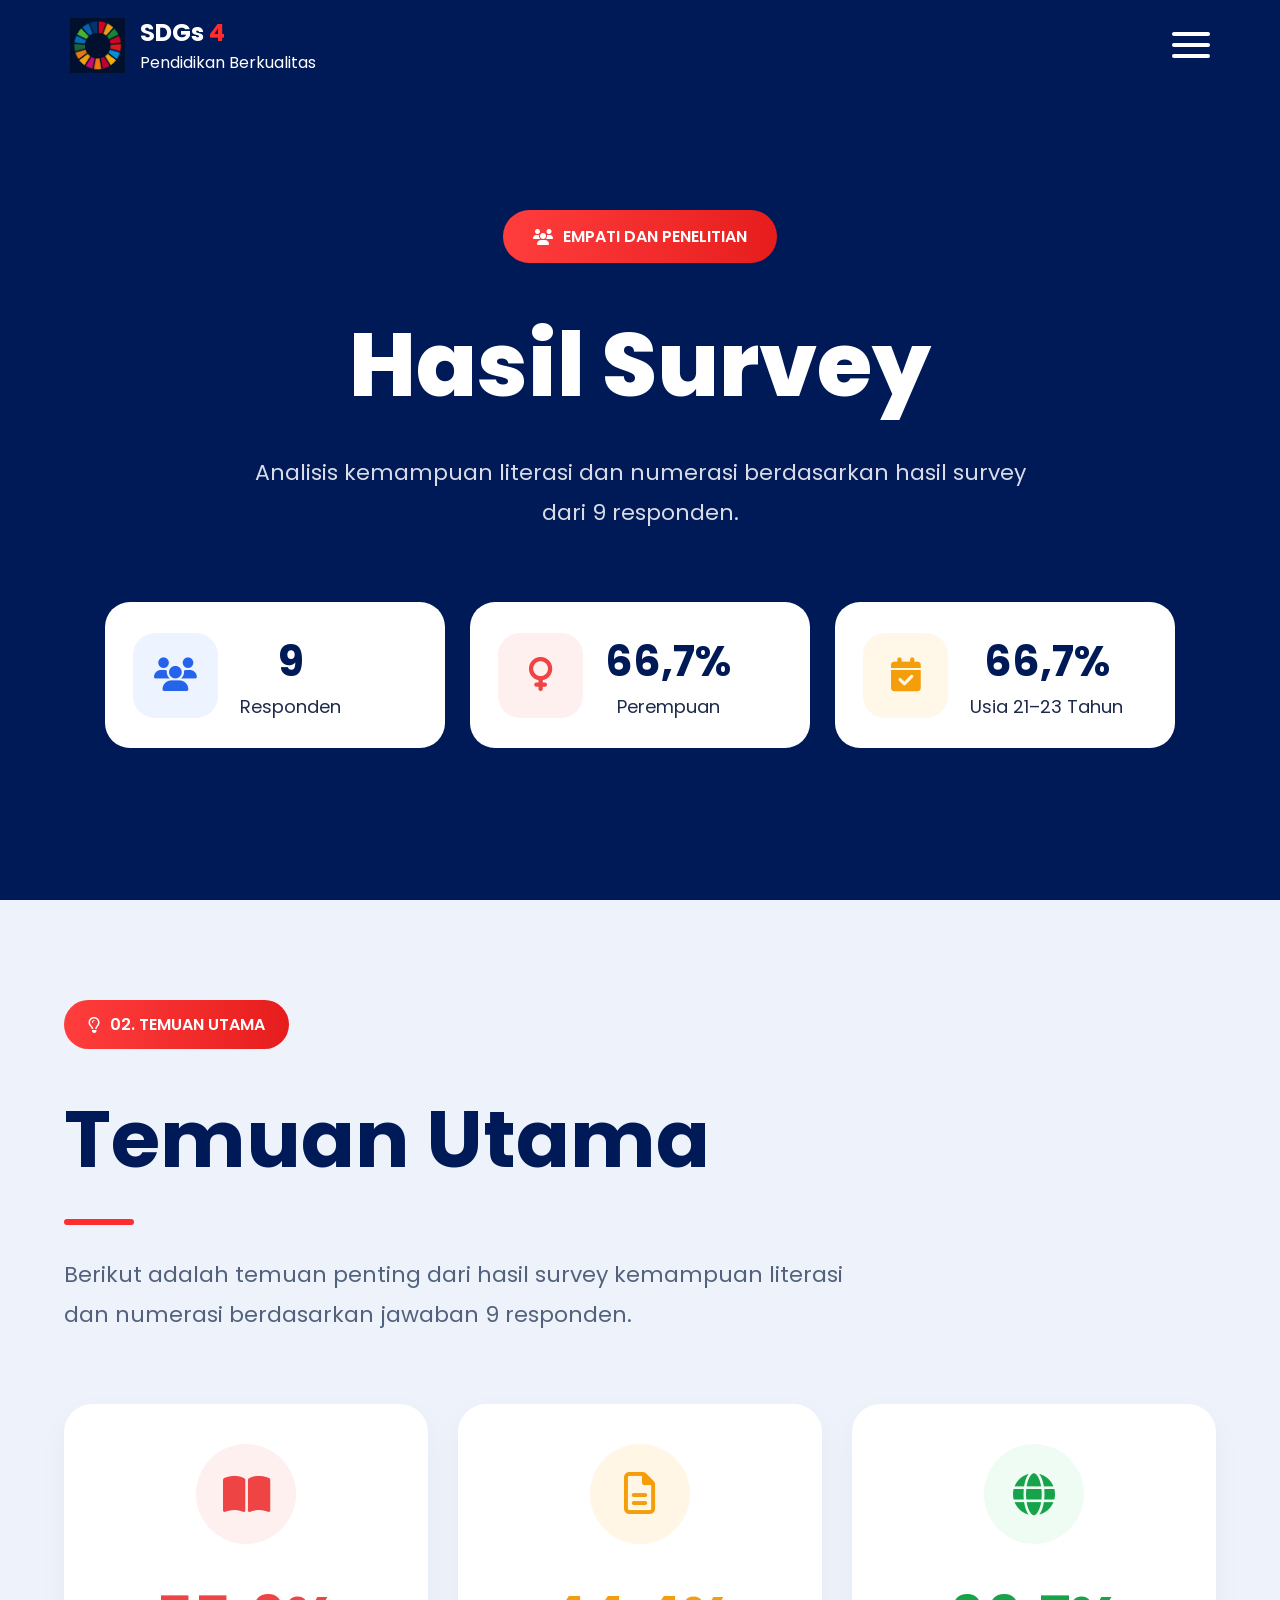
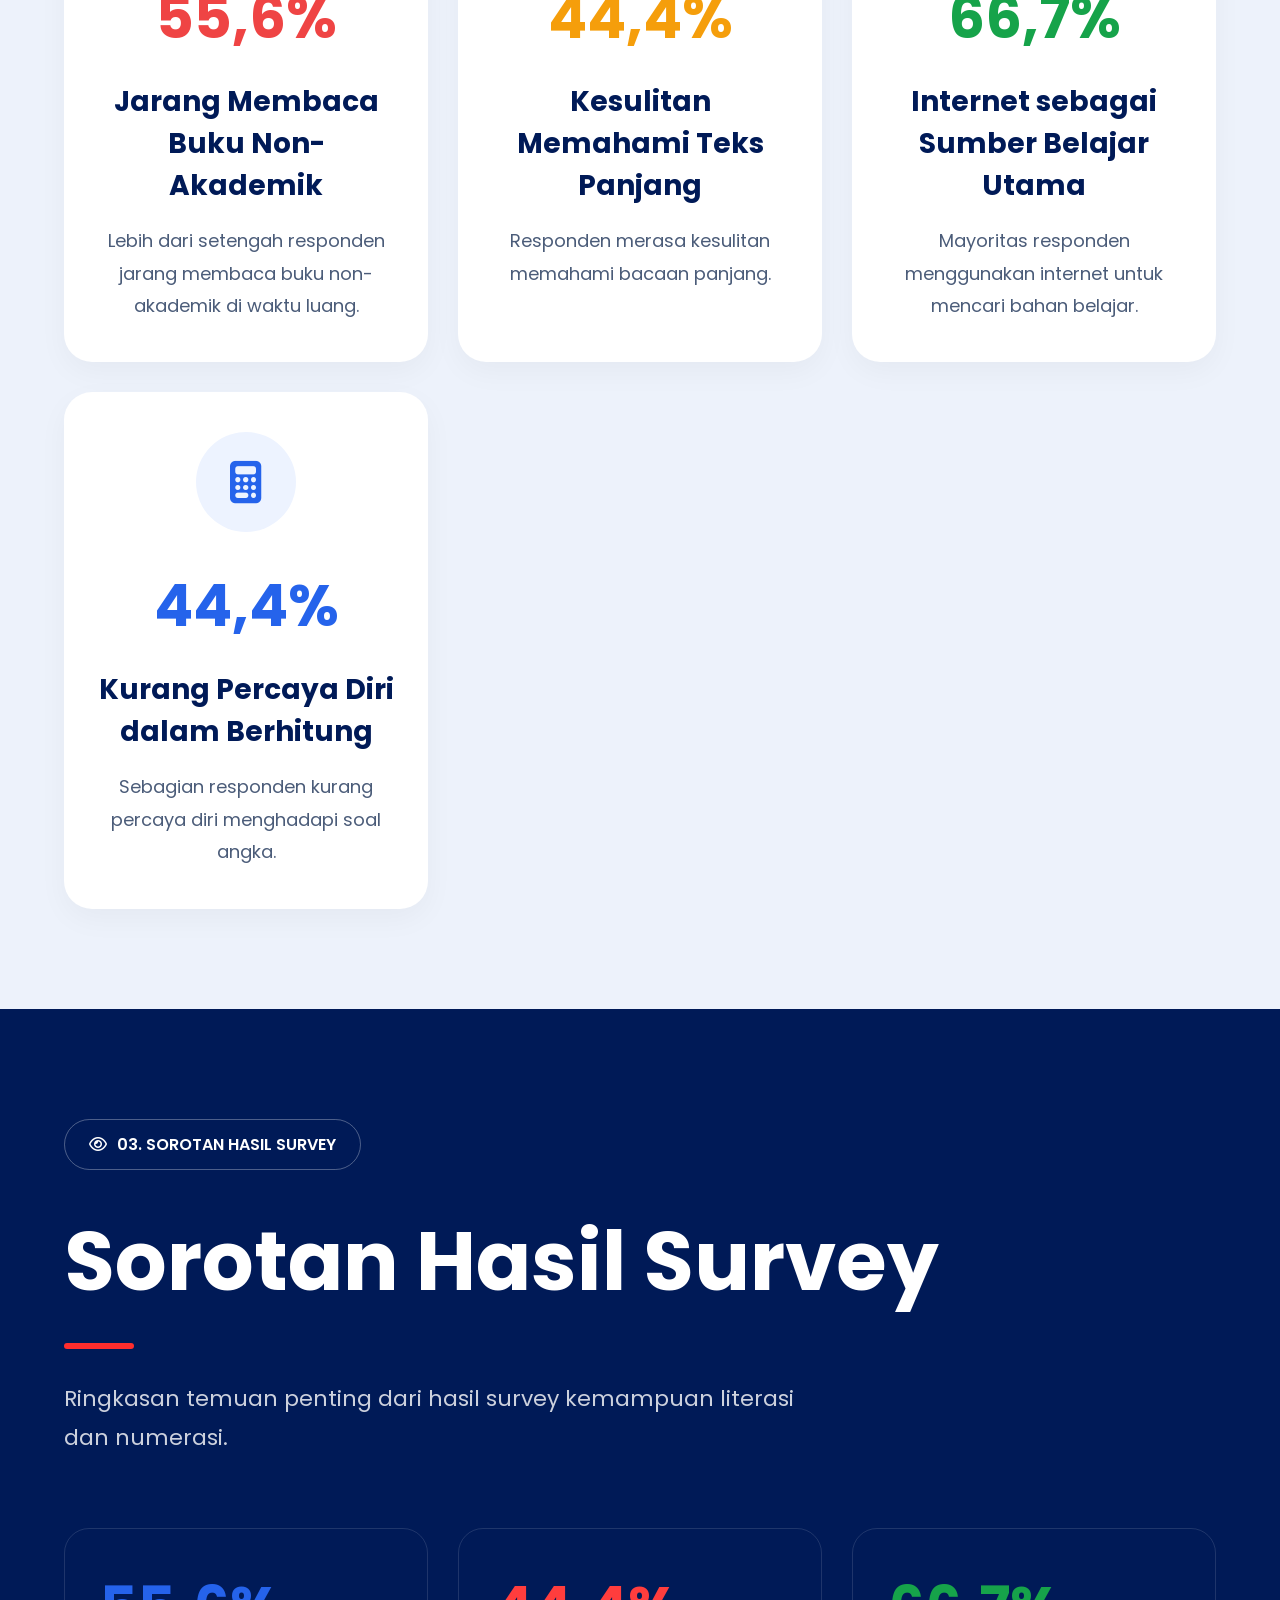
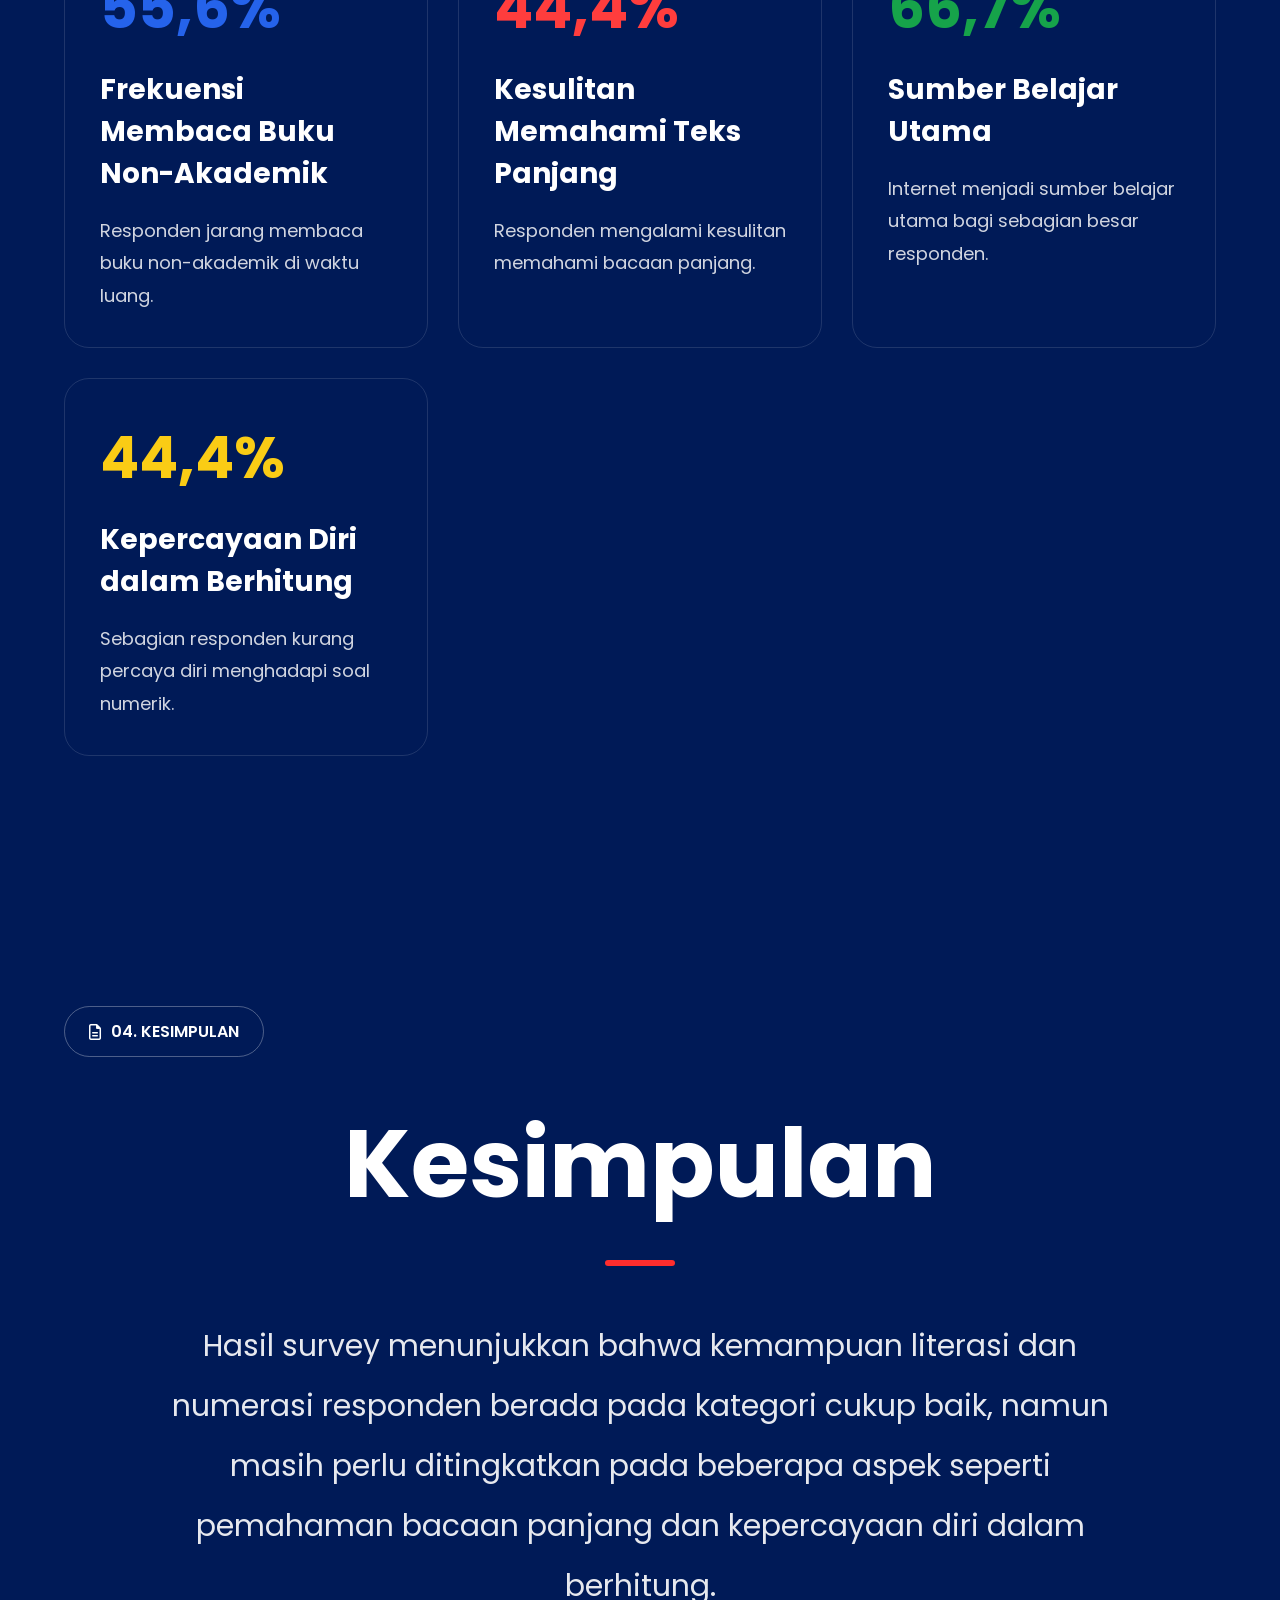
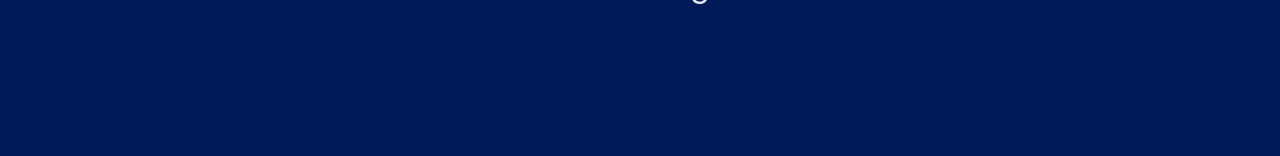
<file: empathy.html>
<!DOCTYPE html>
<html lang="id">

<head>

    <!-- META -->
    <meta charset="UTF-8">
    <meta name="viewport" content="width=device-width, initial-scale=1.0">

    <!-- TITLE -->
    <title>Empati dan Penelitian - SDG 4</title>

    <!-- CSS -->
    <link rel="stylesheet" href="style2.css">

    <!-- GOOGLE FONT -->
    <link rel="preconnect" href="https://fonts.googleapis.com">

    <link rel="preconnect" href="https://fonts.gstatic.com" crossorigin>

    <link href="https://fonts.googleapis.com/css2?family=Poppins:wght@300;400;500;600;700;800&display=swap"
        rel="stylesheet">

    <!-- FONT AWESOME -->
    <link rel="stylesheet"
        href="https://cdnjs.cloudflare.com/ajax/libs/font-awesome/6.5.1/css/all.min.css">

</head>

<body>

    <!-- ======================================== -->
    <!-- NAVBAR -->
    <!-- ======================================== -->

    <nav class="navbar">

        <!-- LOGO -->
        <a href="index.html" class="logo">

            <img src="assets/images/sdgs-logo.png" alt="SDGs Logo">

            <div class="logo-text">
                <h2>SDGs <span>4</span></h2>
                <p>Pendidikan Berkualitas</p>
            </div>

        </a>

        <!-- MENU -->
        <div class="menu-container">

            <div class="menu-btn" id="menuBtn">

                <span></span>
                <span></span>
                <span></span>

            </div>

            <!-- DROPDOWN -->
            <div class="dropdown-menu" id="dropdownMenu">

                <a href="empathy.html">Empati dan Penelitian</a>
                <a href="idea.html">Ide</a>
                <a href="prototype.html">Prototipe</a>
                <a href="testing.html">Pengujian dan Peninjauan</a>
                <a href="reflection.html">Refleksi</a>

            </div>

        </div>

    </nav>



    <!-- ======================================== -->
    <!-- HERO SECTION -->
    <!-- ======================================== -->

    <section class="empathy-hero">

        <div class="hero-content">

            <div class="badge">

                <i class="fa-solid fa-users"></i>
                <span>EMPATI DAN PENELITIAN</span>

            </div>

            <h1>Hasil Survey</h1>

            <p>
                Analisis kemampuan literasi dan numerasi berdasarkan
                hasil survey dari 9 responden.
            </p>



            <div class="survey-cards">

                <div class="survey-card">

                    <div class="card-icon blue">
                        <i class="fa-solid fa-users"></i>
                    </div>

                    <div>
                        <h2>9</h2>
                        <span>Responden</span>
                    </div>

                </div>



                <div class="survey-card">

                    <div class="card-icon red">
                        <i class="fa-solid fa-venus"></i>
                    </div>

                    <div>
                        <h2>66,7%</h2>
                        <span>Perempuan</span>
                    </div>

                </div>



                <div class="survey-card">

                    <div class="card-icon yellow">
                        <i class="fa-solid fa-calendar-check"></i>
                    </div>

                    <div>
                        <h2>66,7%</h2>
                        <span>Usia 21–23 Tahun</span>
                    </div>

                </div>

            </div>

        </div>

    </section>



    <!-- ======================================== -->
    <!-- TEMUAN UTAMA -->
    <!-- ======================================== -->

    <section class="findings-section">

        <div class="section-badge red-badge">
            <i class="fa-regular fa-lightbulb"></i>
            <span>02. TEMUAN UTAMA</span>
        </div>

        <h2 class="section-title">Temuan Utama</h2>

        <div class="red-line"></div>

        <p class="section-desc">
            Berikut adalah temuan penting dari hasil survey kemampuan
            literasi dan numerasi berdasarkan jawaban 9 responden.
        </p>



        <div class="findings-grid">

            <div class="finding-card">

                <div class="finding-icon red-bg">
                    <i class="fa-solid fa-book-open"></i>
                </div>

                <h3>55,6%</h3>

                <h4>Jarang Membaca Buku Non-Akademik</h4>

                <p>
                    Lebih dari setengah responden jarang membaca
                    buku non-akademik di waktu luang.
                </p>

            </div>



            <div class="finding-card">

                <div class="finding-icon yellow-bg">
                    <i class="fa-regular fa-file-lines"></i>
                </div>

                <h3 class="orange">44,4%</h3>

                <h4>Kesulitan Memahami Teks Panjang</h4>

                <p>
                    Responden merasa kesulitan memahami bacaan panjang.
                </p>

            </div>



            <div class="finding-card">

                <div class="finding-icon green-bg">
                    <i class="fa-solid fa-globe"></i>
                </div>

                <h3 class="green">66,7%</h3>

                <h4>Internet sebagai Sumber Belajar Utama</h4>

                <p>
                    Mayoritas responden menggunakan internet
                    untuk mencari bahan belajar.
                </p>

            </div>



            <div class="finding-card">

                <div class="finding-icon blue-bg">
                    <i class="fa-solid fa-calculator"></i>
                </div>

                <h3 class="blue-text">44,4%</h3>

                <h4>Kurang Percaya Diri dalam Berhitung</h4>

                <p>
                    Sebagian responden kurang percaya diri
                    menghadapi soal angka.
                </p>

            </div>

        </div>

    </section>



    <!-- ======================================== -->
    <!-- SOROTAN -->
    <!-- ======================================== -->

    <section class="highlight-section">

        <div class="section-badge dark-badge">
            <i class="fa-regular fa-eye"></i>
            <span>03. SOROTAN HASIL SURVEY</span>
        </div>

        <h2 class="highlight-title">Sorotan Hasil Survey</h2>

        <div class="red-line"></div>

        <p class="highlight-desc">
            Ringkasan temuan penting dari hasil survey
            kemampuan literasi dan numerasi.
        </p>



        <div class="highlight-grid">

            <div class="highlight-card">

                <h3>55,6%</h3>

                <h4>Frekuensi Membaca Buku Non-Akademik</h4>

                <p>
                    Responden jarang membaca buku non-akademik
                    di waktu luang.
                </p>

            </div>



            <div class="highlight-card">

                <h3 class="red-text">44,4%</h3>

                <h4>Kesulitan Memahami Teks Panjang</h4>

                <p>
                    Responden mengalami kesulitan memahami
                    bacaan panjang.
                </p>

            </div>



            <div class="highlight-card">

                <h3 class="green">66,7%</h3>

                <h4>Sumber Belajar Utama</h4>

                <p>
                    Internet menjadi sumber belajar utama
                    bagi sebagian besar responden.
                </p>

            </div>



            <div class="highlight-card">

                <h3 class="yellow-text">44,4%</h3>

                <h4>Kepercayaan Diri dalam Berhitung</h4>

                <p>
                    Sebagian responden kurang percaya diri
                    menghadapi soal numerik.
                </p>

            </div>

        </div>

    </section>



    <!-- ======================================== -->
    <!-- KESIMPULAN -->
    <!-- ======================================== -->

    <section class="conclusion-section">

        <div class="section-badge dark-badge">
            <i class="fa-regular fa-file-lines"></i>
            <span>04. KESIMPULAN</span>
        </div>

        <h2 class="conclusion-title">Kesimpulan</h2>

        <div class="red-line center-line"></div>

        <p class="conclusion-text">
            Hasil survey menunjukkan bahwa kemampuan literasi dan numerasi
            responden berada pada kategori cukup baik, namun masih perlu
            ditingkatkan pada beberapa aspek seperti pemahaman bacaan
            panjang dan kepercayaan diri dalam berhitung.
        </p>

    </section>



    <!-- ======================================== -->
    <!-- SCRIPT -->
    <!-- ======================================== -->

    <script>

        const menuBtn = document.getElementById("menuBtn");
        const dropdownMenu = document.getElementById("dropdownMenu");

        menuBtn.addEventListener("click", () => {
            dropdownMenu.classList.toggle("show");
        });

    </script>

</body>

</html>
</file>
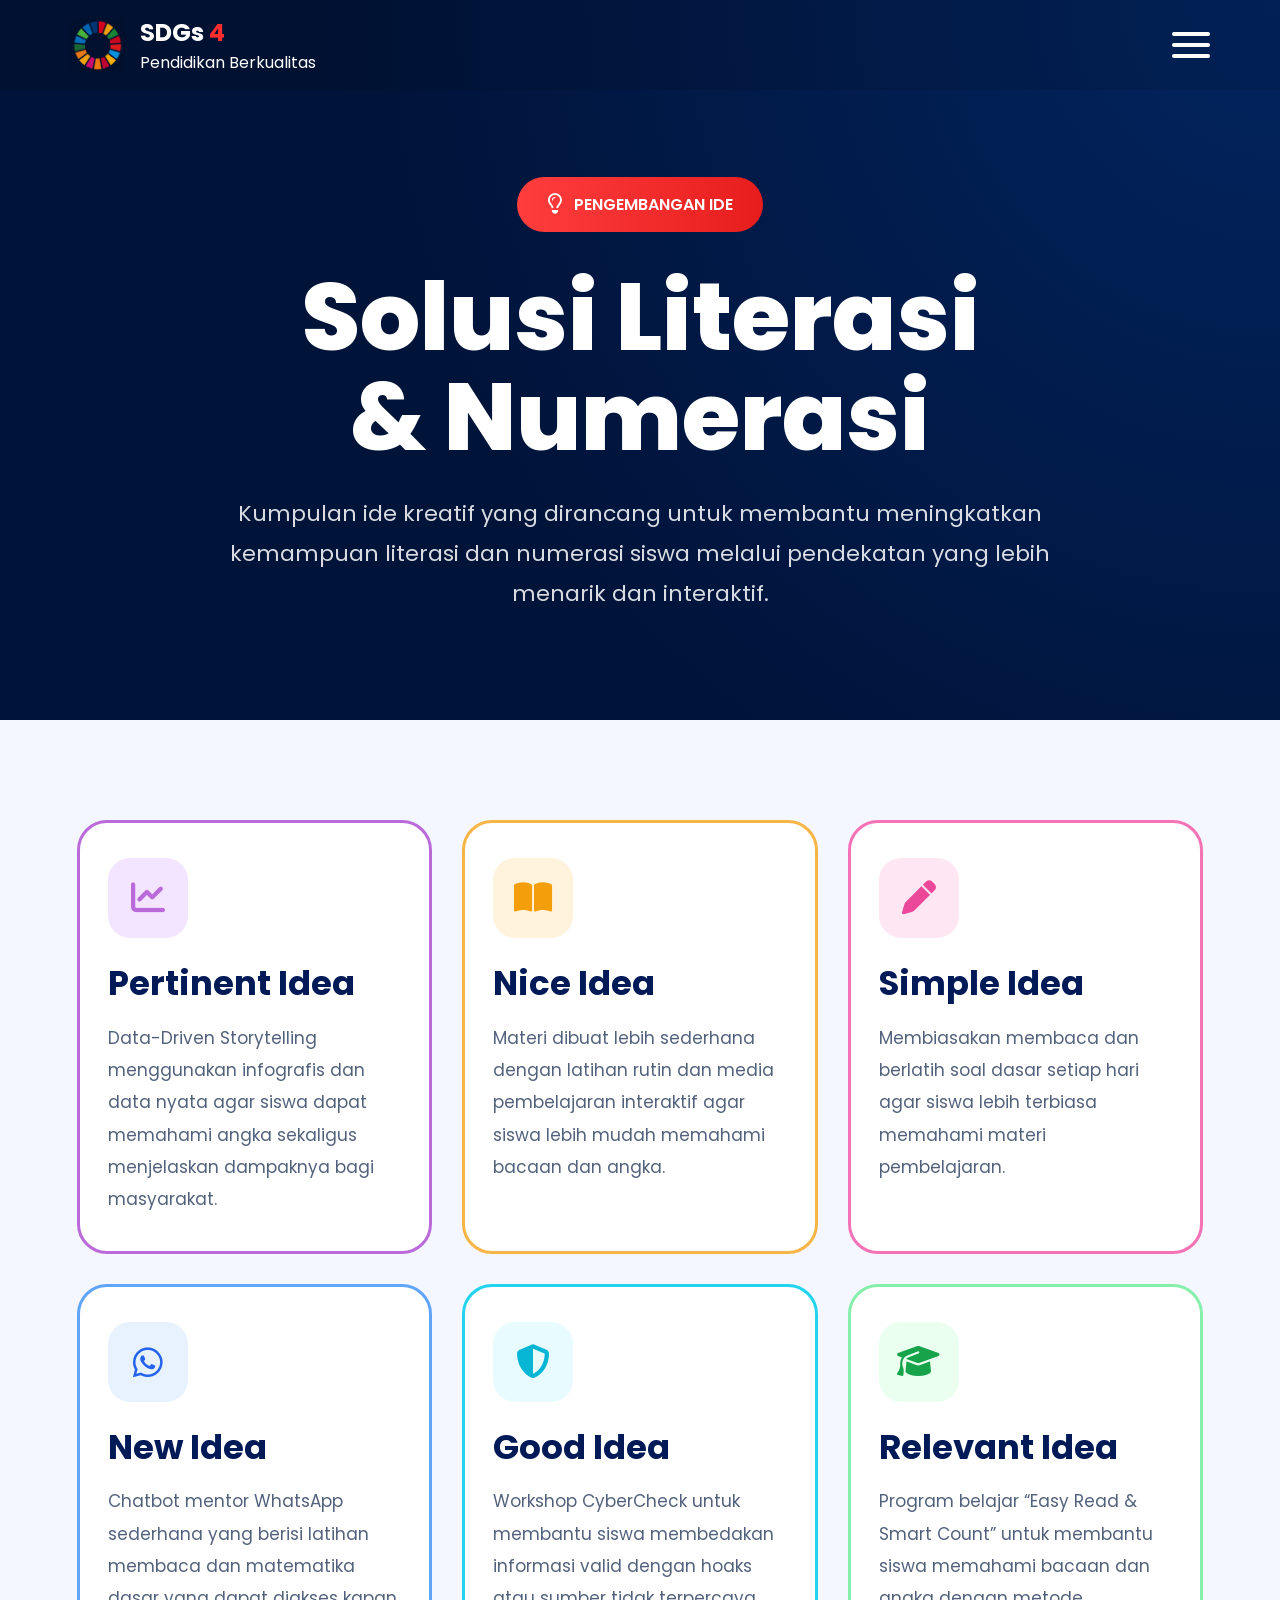
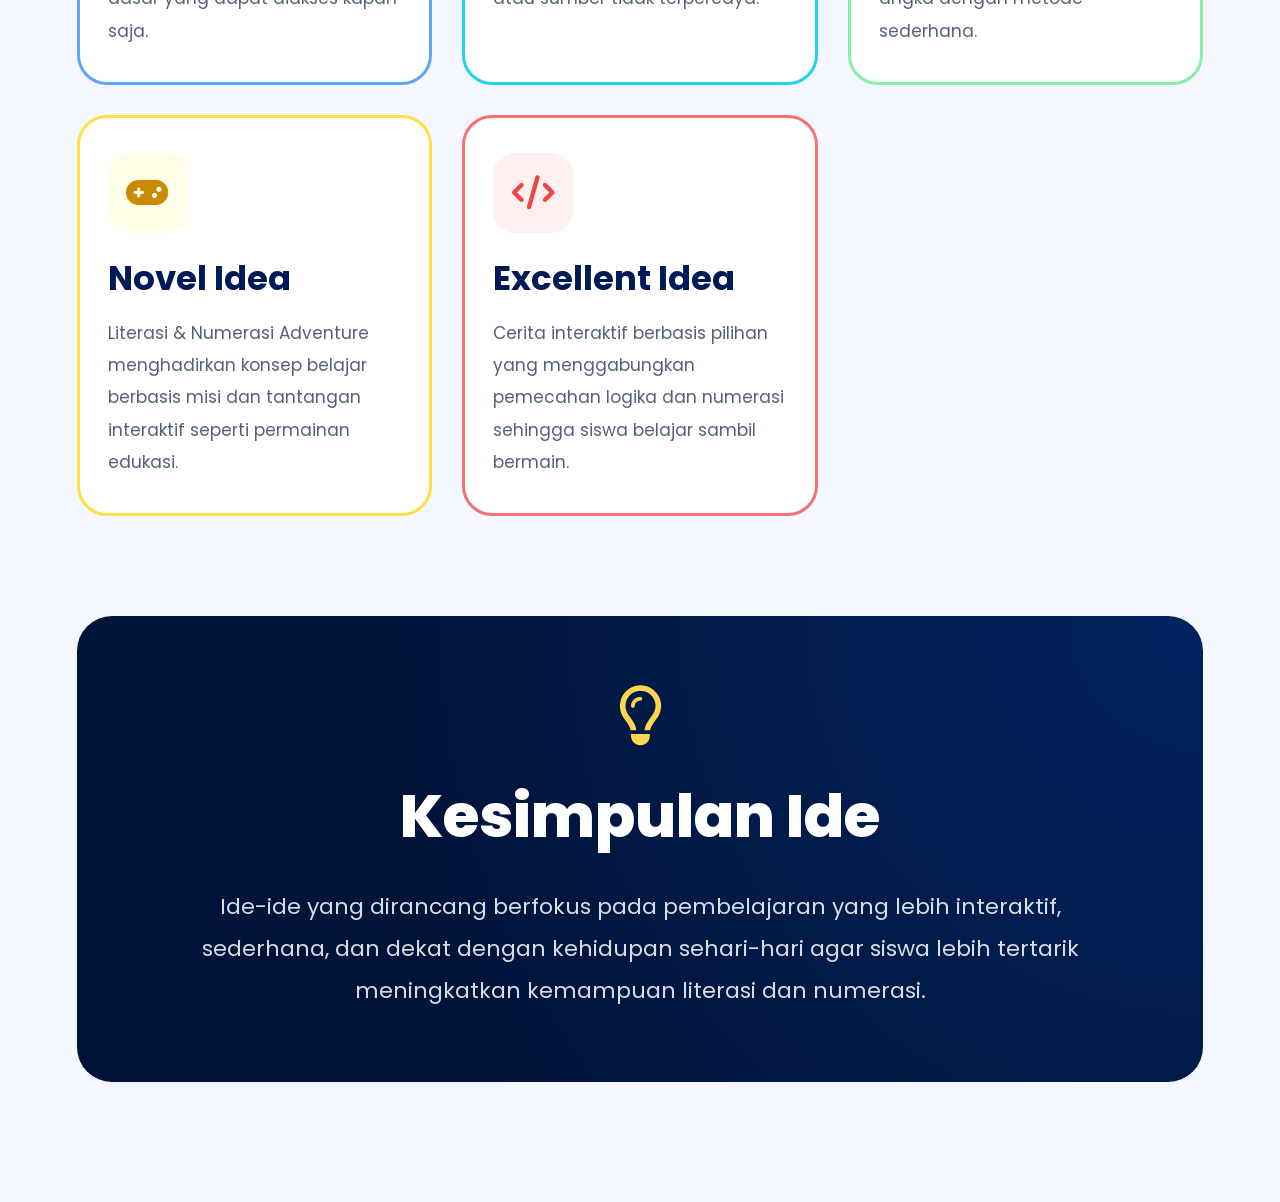
<file: idea.html>
<!DOCTYPE html>
<html lang="id">

<head>

    <!-- META -->
    <meta charset="UTF-8">
    <meta name="viewport" content="width=device-width, initial-scale=1.0">

    <!-- TITLE -->
    <title>Ide Solusi - SDG 4</title>

    <!-- CSS -->
    <link rel="stylesheet" href="style3.css">

    <!-- GOOGLE FONT -->
    <link rel="preconnect" href="https://fonts.googleapis.com">

    <link rel="preconnect" href="https://fonts.gstatic.com" crossorigin>

    <link href="https://fonts.googleapis.com/css2?family=Poppins:wght@300;400;500;600;700;800&display=swap"
        rel="stylesheet">

    <!-- FONT AWESOME -->
    <link rel="stylesheet"
        href="https://cdnjs.cloudflare.com/ajax/libs/font-awesome/6.5.1/css/all.min.css">

</head>

<body>

    <!-- ======================================== -->
    <!-- NAVBAR -->
    <!-- ======================================== -->

    <nav class="navbar">

        <!-- LOGO -->
        <a href="index.html" class="logo">

            <img src="assets/images/sdgs-logo.png" alt="SDGs Logo">

            <div class="logo-text">
                <h2>SDGs <span>4</span></h2>
                <p>Pendidikan Berkualitas</p>
            </div>

        </a>

        <!-- MENU -->
        <div class="menu-container">

            <div class="menu-btn" id="menuBtn">

                <span></span>
                <span></span>
                <span></span>

            </div>

            <!-- DROPDOWN -->
            <div class="dropdown-menu" id="dropdownMenu">

                <a href="empathy.html">Empati dan Penelitian</a>
                <a href="idea.html">Ide</a>
                <a href="prototype.html">Prototipe</a>
                <a href="testing.html">Pengujian dan Peninjauan</a>
                <a href="reflection.html">Refleksi</a>

            </div>

        </div>

    </nav>



    <!-- ======================================== -->
    <!-- HERO -->
    <!-- ======================================== -->

    <section class="idea-hero">

        <div class="hero-content">

            <div class="idea-badge">

                <i class="fa-regular fa-lightbulb"></i>
                <span>PENGEMBANGAN IDE</span>

            </div>

            <h1>
                Solusi Literasi <br>
                & Numerasi
            </h1>

            <p>
                Kumpulan ide kreatif yang dirancang untuk membantu
                meningkatkan kemampuan literasi dan numerasi siswa
                melalui pendekatan yang lebih menarik dan interaktif.
            </p>

        </div>

    </section>



    <!-- ======================================== -->
    <!-- IDEA CARDS -->
    <!-- ======================================== -->

    <section class="ideas-section">

        <div class="ideas-grid">

            <!-- CARD 1 -->
            <div class="idea-card purple">

                <div class="idea-icon">
                    <i class="fa-solid fa-chart-line"></i>
                </div>

                <h2>Pertinent Idea</h2>

                <p>
                    Data-Driven Storytelling menggunakan infografis
                    dan data nyata agar siswa dapat memahami angka
                    sekaligus menjelaskan dampaknya bagi masyarakat.
                </p>

            </div>



            <!-- CARD 2 -->
            <div class="idea-card orange">

                <div class="idea-icon">
                    <i class="fa-solid fa-book-open"></i>
                </div>

                <h2>Nice Idea</h2>

                <p>
                    Materi dibuat lebih sederhana dengan latihan rutin
                    dan media pembelajaran interaktif agar siswa lebih
                    mudah memahami bacaan dan angka.
                </p>

            </div>



            <!-- CARD 3 -->
            <div class="idea-card pink">

                <div class="idea-icon">
                    <i class="fa-solid fa-pen"></i>
                </div>

                <h2>Simple Idea</h2>

                <p>
                    Membiasakan membaca dan berlatih soal dasar setiap hari
                    agar siswa lebih terbiasa memahami materi pembelajaran.
                </p>

            </div>



            <!-- CARD 4 -->
            <div class="idea-card blue">

                <div class="idea-icon">
                    <i class="fa-brands fa-whatsapp"></i>
                </div>

                <h2>New Idea</h2>

                <p>
                    Chatbot mentor WhatsApp sederhana yang berisi latihan
                    membaca dan matematika dasar yang dapat diakses kapan saja.
                </p>

            </div>



            <!-- CARD 5 -->
            <div class="idea-card cyan">

                <div class="idea-icon">
                    <i class="fa-solid fa-shield-halved"></i>
                </div>

                <h2>Good Idea</h2>

                <p>
                    Workshop CyberCheck untuk membantu siswa membedakan
                    informasi valid dengan hoaks atau sumber tidak terpercaya.
                </p>

            </div>



            <!-- CARD 6 -->
            <div class="idea-card green">

                <div class="idea-icon">
                    <i class="fa-solid fa-graduation-cap"></i>
                </div>

                <h2>Relevant Idea</h2>

                <p>
                    Program belajar “Easy Read & Smart Count”
                    untuk membantu siswa memahami bacaan dan angka
                    dengan metode sederhana.
                </p>

            </div>



            <!-- CARD 7 -->
            <div class="idea-card yellow">

                <div class="idea-icon">
                    <i class="fa-solid fa-gamepad"></i>
                </div>

                <h2>Novel Idea</h2>

                <p>
                    Literasi & Numerasi Adventure menghadirkan konsep
                    belajar berbasis misi dan tantangan interaktif
                    seperti permainan edukasi.
                </p>

            </div>



            <!-- CARD 8 -->
            <div class="idea-card red">

                <div class="idea-icon">
                    <i class="fa-solid fa-code"></i>
                </div>

                <h2>Excellent Idea</h2>

                <p>
                    Cerita interaktif berbasis pilihan yang menggabungkan
                    pemecahan logika dan numerasi sehingga siswa belajar
                    sambil bermain.
                </p>

            </div>

        </div>

    </section>



    <!-- ======================================== -->
    <!-- CONCLUSION -->
    <!-- ======================================== -->

    <section class="idea-conclusion">

        <div class="conclusion-box">

            <i class="fa-regular fa-lightbulb"></i>

            <h2>Kesimpulan Ide</h2>

            <p>
                Ide-ide yang dirancang berfokus pada pembelajaran yang
                lebih interaktif, sederhana, dan dekat dengan kehidupan
                sehari-hari agar siswa lebih tertarik meningkatkan
                kemampuan literasi dan numerasi.
            </p>

        </div>

    </section>



    <!-- ======================================== -->
    <!-- SCRIPT -->
    <!-- ======================================== -->

    <script>

        const menuBtn = document.getElementById("menuBtn");
        const dropdownMenu = document.getElementById("dropdownMenu");

        menuBtn.addEventListener("click", () => {
            dropdownMenu.classList.toggle("show");
        });

    </script>

</body>

</html>
</file>
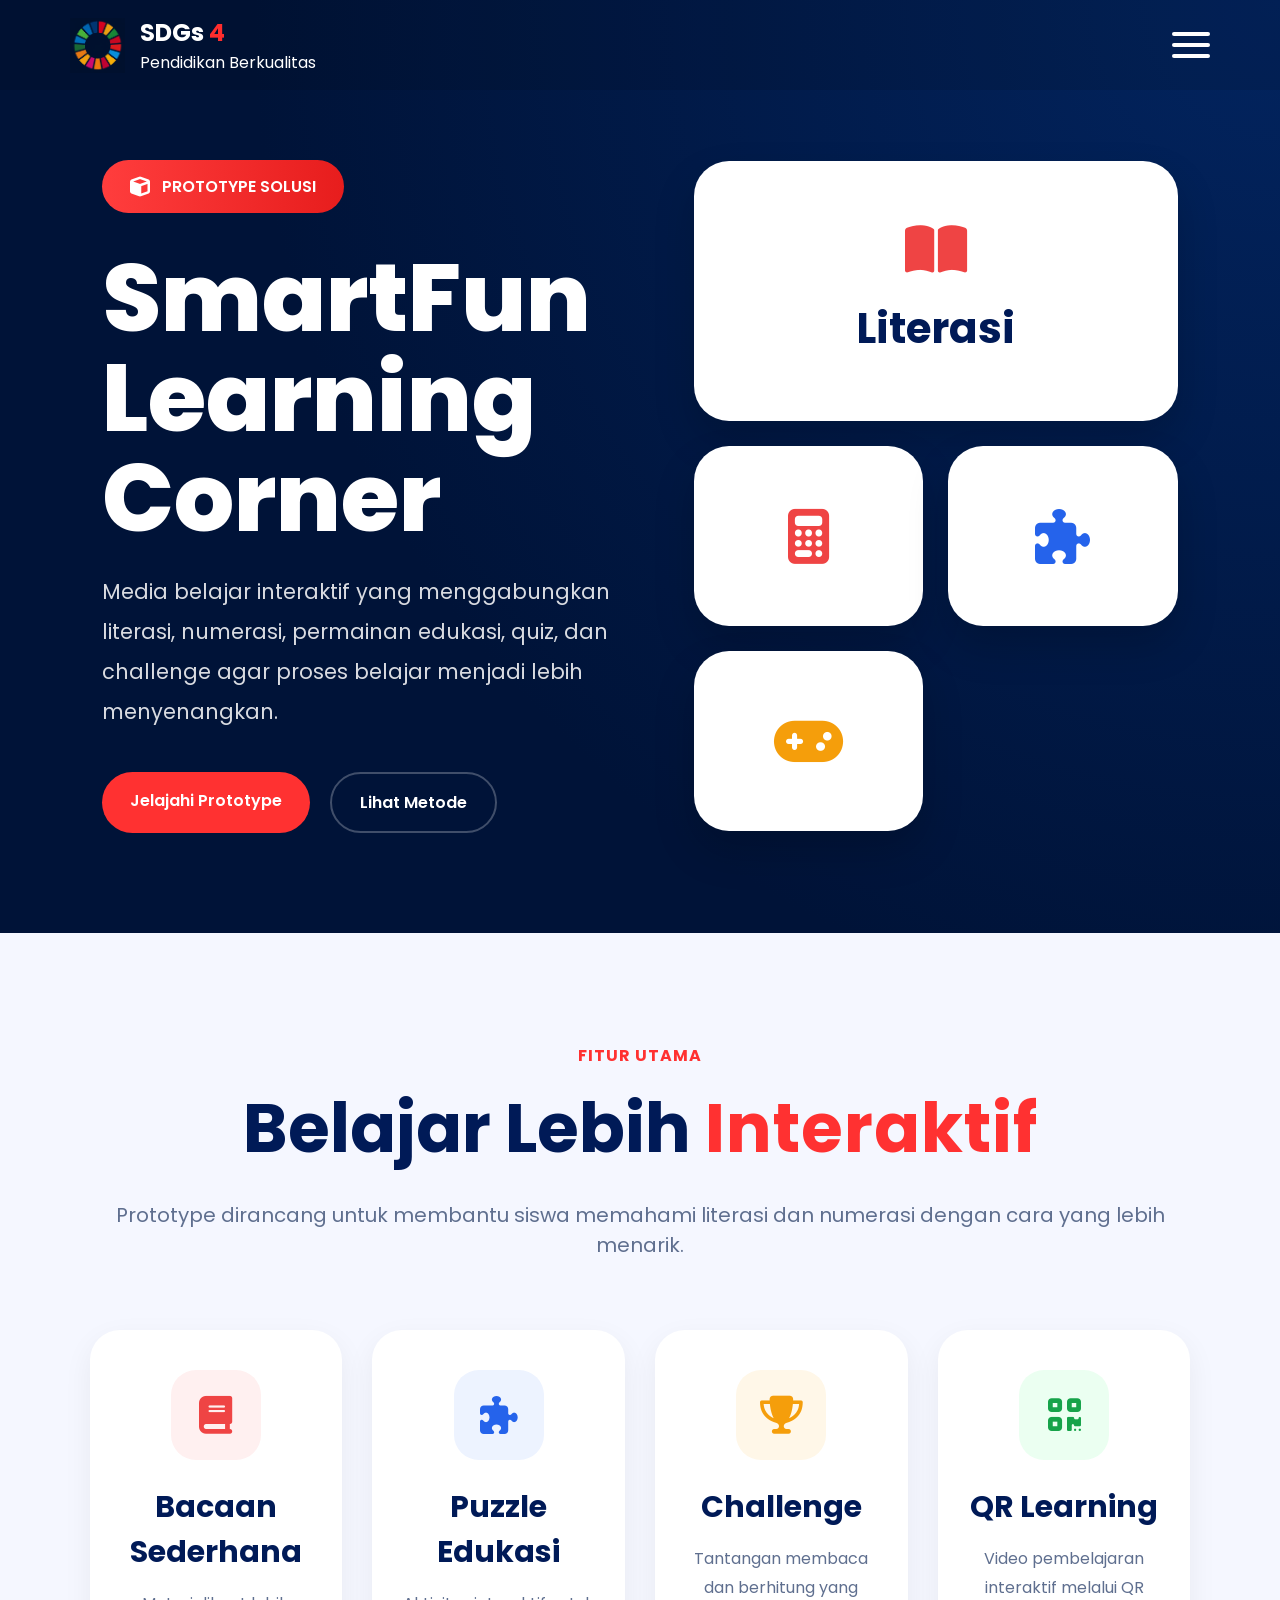
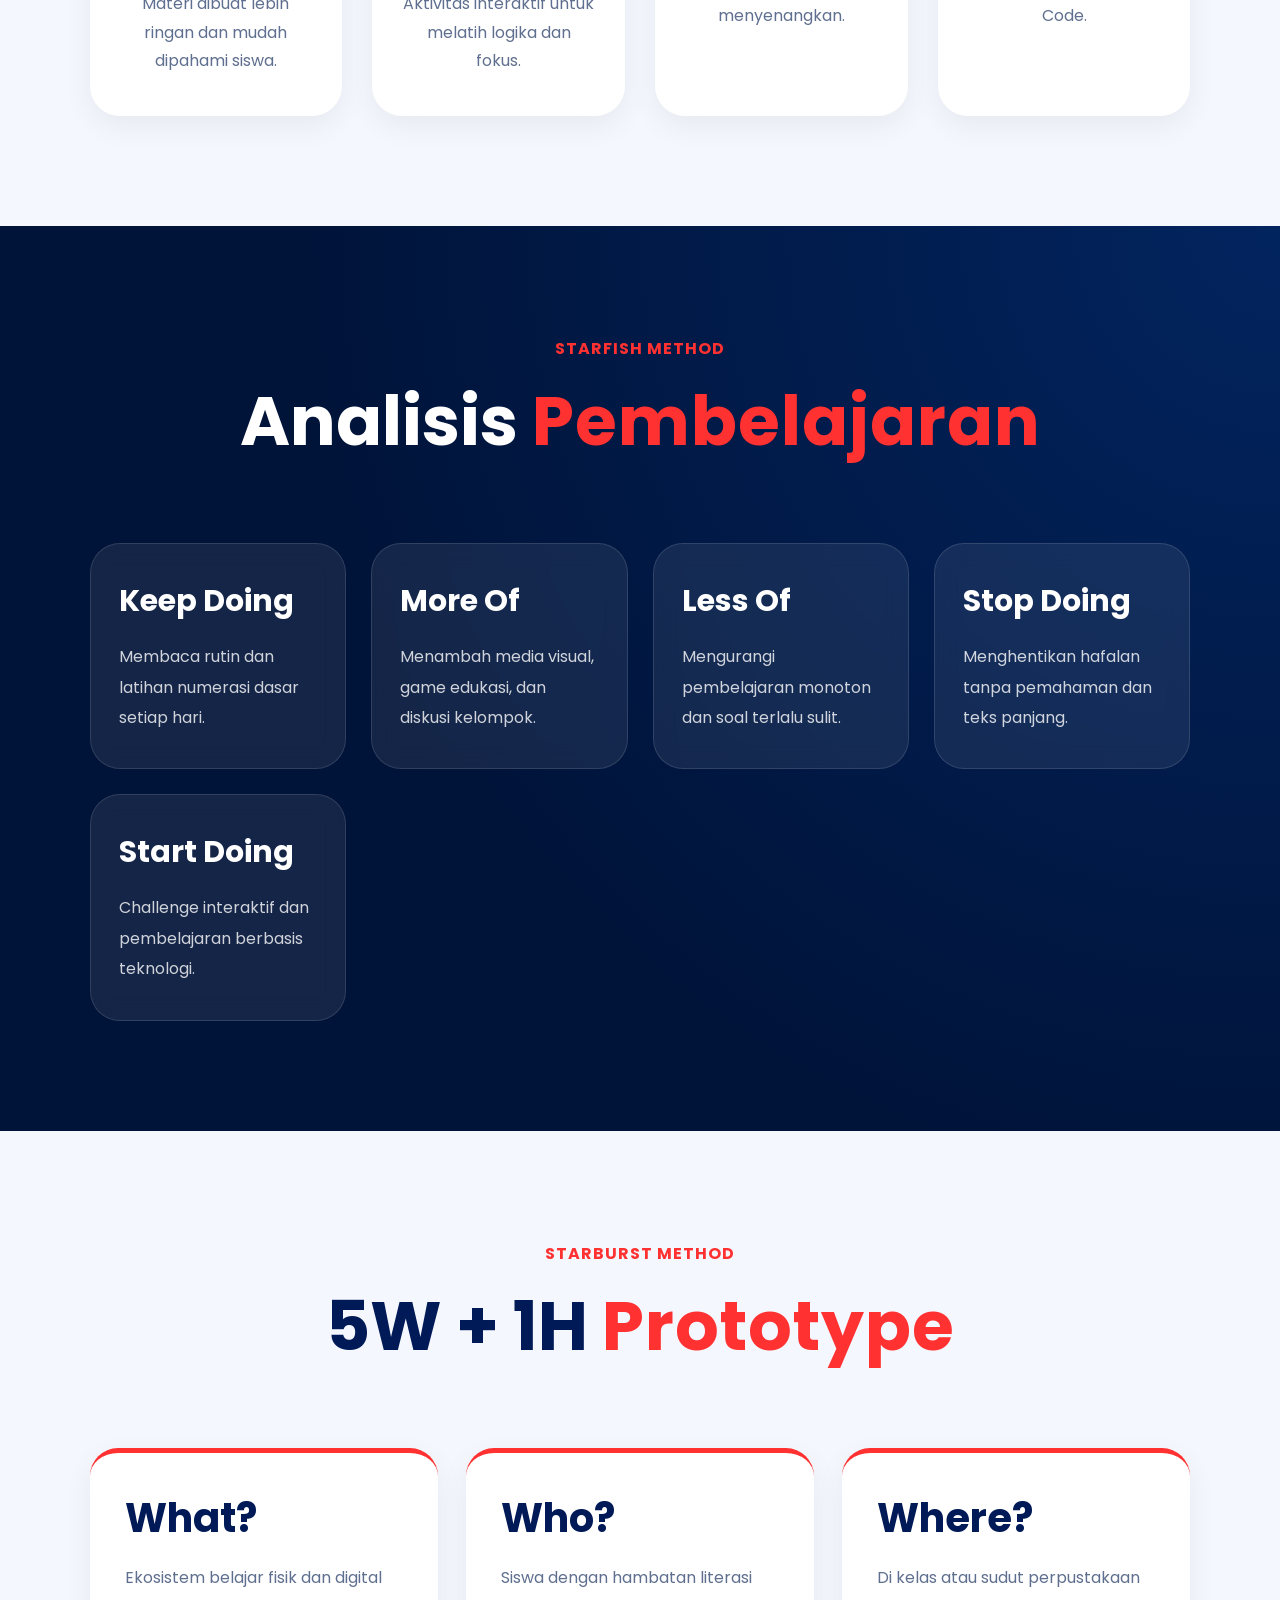
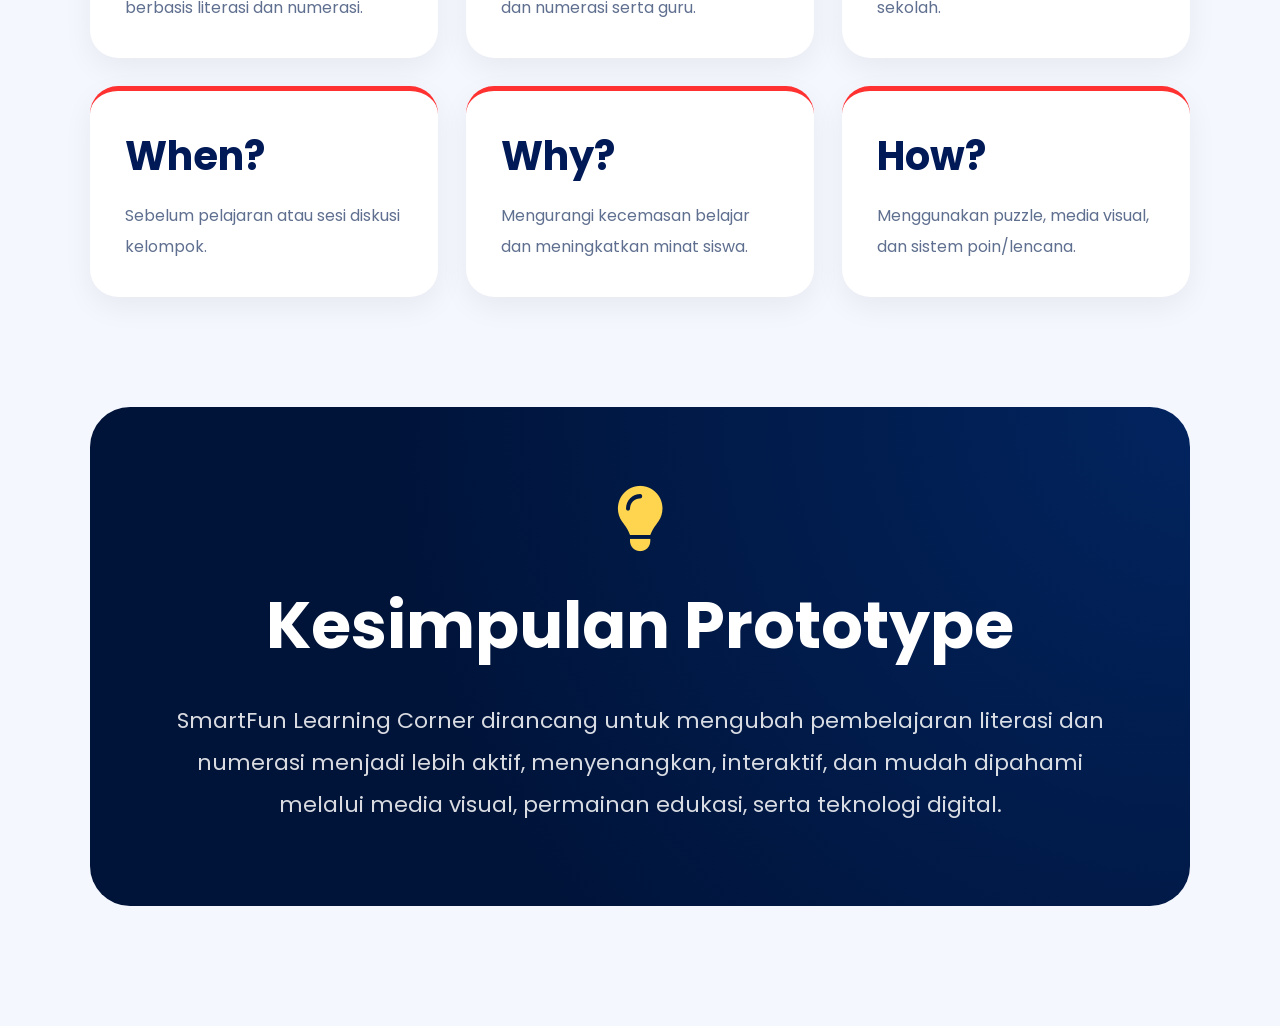
<file: prototype.html>
<!DOCTYPE html>
<html lang="id">

<head>

    <!-- META -->
    <meta charset="UTF-8">
    <meta name="viewport" content="width=device-width, initial-scale=1.0">

    <!-- TITLE -->
    <title>Prototype - SDG 4</title>

    <!-- CSS -->
    <link rel="stylesheet" href="style4.css">

    <!-- GOOGLE FONT -->
    <link rel="preconnect" href="https://fonts.googleapis.com">

    <link rel="preconnect" href="https://fonts.gstatic.com" crossorigin>

    <link href="https://fonts.googleapis.com/css2?family=Poppins:wght@300;400;500;600;700;800&display=swap"
        rel="stylesheet">

    <!-- FONT AWESOME -->
    <link rel="stylesheet"
        href="https://cdnjs.cloudflare.com/ajax/libs/font-awesome/6.5.1/css/all.min.css">

</head>

<body>

    <!-- ======================================== -->
    <!-- NAVBAR -->
    <!-- ======================================== -->

    <nav class="navbar">

        <!-- LOGO -->
        <a href="index.html" class="logo">

            <img src="assets/images/sdgs-logo.png" alt="SDGs Logo">

            <div class="logo-text">
                <h2>SDGs <span>4</span></h2>
                <p>Pendidikan Berkualitas</p>
            </div>

        </a>

        <!-- MENU -->
        <div class="menu-container">

            <div class="menu-btn" id="menuBtn">

                <span></span>
                <span></span>
                <span></span>

            </div>

            <!-- DROPDOWN -->
            <div class="dropdown-menu" id="dropdownMenu">

                <a href="empathy.html">Empati dan Penelitian</a>
                <a href="idea.html">Ide</a>
                <a href="prototype.html">Prototipe</a>
                <a href="testing.html">Pengujian dan Peninjauan</a>
                <a href="reflection.html">Refleksi</a>

            </div>

        </div>

    </nav>



    <!-- ======================================== -->
    <!-- HERO -->
    <!-- ======================================== -->

    <section class="prototype-hero">

        <div class="hero-left">

            <div class="prototype-badge">

                <i class="fa-solid fa-cube"></i>
                <span>PROTOTYPE SOLUSI</span>

            </div>

            <h1>
                SmartFun <br>
                Learning Corner
            </h1>

            <p>
                Media belajar interaktif yang menggabungkan literasi,
                numerasi, permainan edukasi, quiz, dan challenge
                agar proses belajar menjadi lebih menyenangkan.
            </p>

            <div class="hero-buttons">

                <a href="#features" class="btn-primary">
                    Jelajahi Prototype
                </a>

                <a href="#starfish" class="btn-secondary">
                    Lihat Metode
                </a>

            </div>

        </div>



        <div class="hero-right">

            <div class="prototype-card big-card">

                <i class="fa-solid fa-book-open"></i>
                <h3>Literasi</h3>

            </div>

            <div class="prototype-card small-card red-card">

                <i class="fa-solid fa-calculator"></i>

            </div>

            <div class="prototype-card small-card blue-card">

                <i class="fa-solid fa-puzzle-piece"></i>

            </div>

            <div class="prototype-card small-card yellow-card">

                <i class="fa-solid fa-gamepad"></i>

            </div>

        </div>

    </section>



    <!-- ======================================== -->
    <!-- FEATURES -->
    <!-- ======================================== -->

    <section class="features-section" id="features">

        <div class="section-title">

            <span>FITUR UTAMA</span>

            <h2>
                Belajar Lebih <span>Interaktif</span>
            </h2>

            <p>
                Prototype dirancang untuk membantu siswa memahami
                literasi dan numerasi dengan cara yang lebih menarik.
            </p>

        </div>



        <div class="features-grid">

            <!-- CARD -->

            <div class="feature-card">

                <div class="feature-icon red">

                    <i class="fa-solid fa-book"></i>

                </div>

                <h3>Bacaan Sederhana</h3>

                <p>
                    Materi dibuat lebih ringan dan mudah dipahami siswa.
                </p>

            </div>



            <div class="feature-card">

                <div class="feature-icon blue">

                    <i class="fa-solid fa-puzzle-piece"></i>

                </div>

                <h3>Puzzle Edukasi</h3>

                <p>
                    Aktivitas interaktif untuk melatih logika dan fokus.
                </p>

            </div>



            <div class="feature-card">

                <div class="feature-icon yellow">

                    <i class="fa-solid fa-trophy"></i>

                </div>

                <h3>Challenge</h3>

                <p>
                    Tantangan membaca dan berhitung yang menyenangkan.
                </p>

            </div>



            <div class="feature-card">

                <div class="feature-icon green">

                    <i class="fa-solid fa-qrcode"></i>

                </div>

                <h3>QR Learning</h3>

                <p>
                    Video pembelajaran interaktif melalui QR Code.
                </p>

            </div>

        </div>

    </section>



    <!-- ======================================== -->
    <!-- STARFISH -->
    <!-- ======================================== -->

    <section class="starfish-section" id="starfish">

        <div class="section-title white">

            <span>STARFISH METHOD</span>

            <h2>
                Analisis <span>Pembelajaran</span>
            </h2>

        </div>



        <div class="starfish-grid">

            <div class="starfish-card">

                <h3>Keep Doing</h3>

                <p>
                    Membaca rutin dan latihan numerasi dasar setiap hari.
                </p>

            </div>



            <div class="starfish-card">

                <h3>More Of</h3>

                <p>
                    Menambah media visual, game edukasi, dan diskusi kelompok.
                </p>

            </div>



            <div class="starfish-card">

                <h3>Less Of</h3>

                <p>
                    Mengurangi pembelajaran monoton dan soal terlalu sulit.
                </p>

            </div>



            <div class="starfish-card">

                <h3>Stop Doing</h3>

                <p>
                    Menghentikan hafalan tanpa pemahaman dan teks panjang.
                </p>

            </div>



            <div class="starfish-card">

                <h3>Start Doing</h3>

                <p>
                    Challenge interaktif dan pembelajaran berbasis teknologi.
                </p>

            </div>

        </div>

    </section>



    <!-- ======================================== -->
    <!-- STARBURST -->
    <!-- ======================================== -->

    <section class="starburst-section">

        <div class="section-title">

            <span>STARBURST METHOD</span>

            <h2>
                5W + 1H <span>Prototype</span>
            </h2>

        </div>



        <div class="question-grid">

            <div class="question-card">
                <h3>What?</h3>
                <p>
                    Ekosistem belajar fisik dan digital berbasis literasi dan numerasi.
                </p>
            </div>

            <div class="question-card">
                <h3>Who?</h3>
                <p>
                    Siswa dengan hambatan literasi dan numerasi serta guru.
                </p>
            </div>

            <div class="question-card">
                <h3>Where?</h3>
                <p>
                    Di kelas atau sudut perpustakaan sekolah.
                </p>
            </div>

            <div class="question-card">
                <h3>When?</h3>
                <p>
                    Sebelum pelajaran atau sesi diskusi kelompok.
                </p>
            </div>

            <div class="question-card">
                <h3>Why?</h3>
                <p>
                    Mengurangi kecemasan belajar dan meningkatkan minat siswa.
                </p>
            </div>

            <div class="question-card">
                <h3>How?</h3>
                <p>
                    Menggunakan puzzle, media visual, dan sistem poin/lencana.
                </p>
            </div>

        </div>

    </section>



    <!-- ======================================== -->
    <!-- CONCLUSION -->
    <!-- ======================================== -->

    <section class="prototype-conclusion">

        <div class="conclusion-box">

            <i class="fa-solid fa-lightbulb"></i>

            <h2>Kesimpulan Prototype</h2>

            <p>
                SmartFun Learning Corner dirancang untuk mengubah
                pembelajaran literasi dan numerasi menjadi lebih aktif,
                menyenangkan, interaktif, dan mudah dipahami melalui
                media visual, permainan edukasi, serta teknologi digital.
            </p>

        </div>

    </section>



    <!-- ======================================== -->
    <!-- SCRIPT -->
    <!-- ======================================== -->

    <script>

        const menuBtn = document.getElementById("menuBtn");
        const dropdownMenu = document.getElementById("dropdownMenu");

        menuBtn.addEventListener("click", () => {
            dropdownMenu.classList.toggle("show");
        });

    </script>

</body>

</html>
</file>
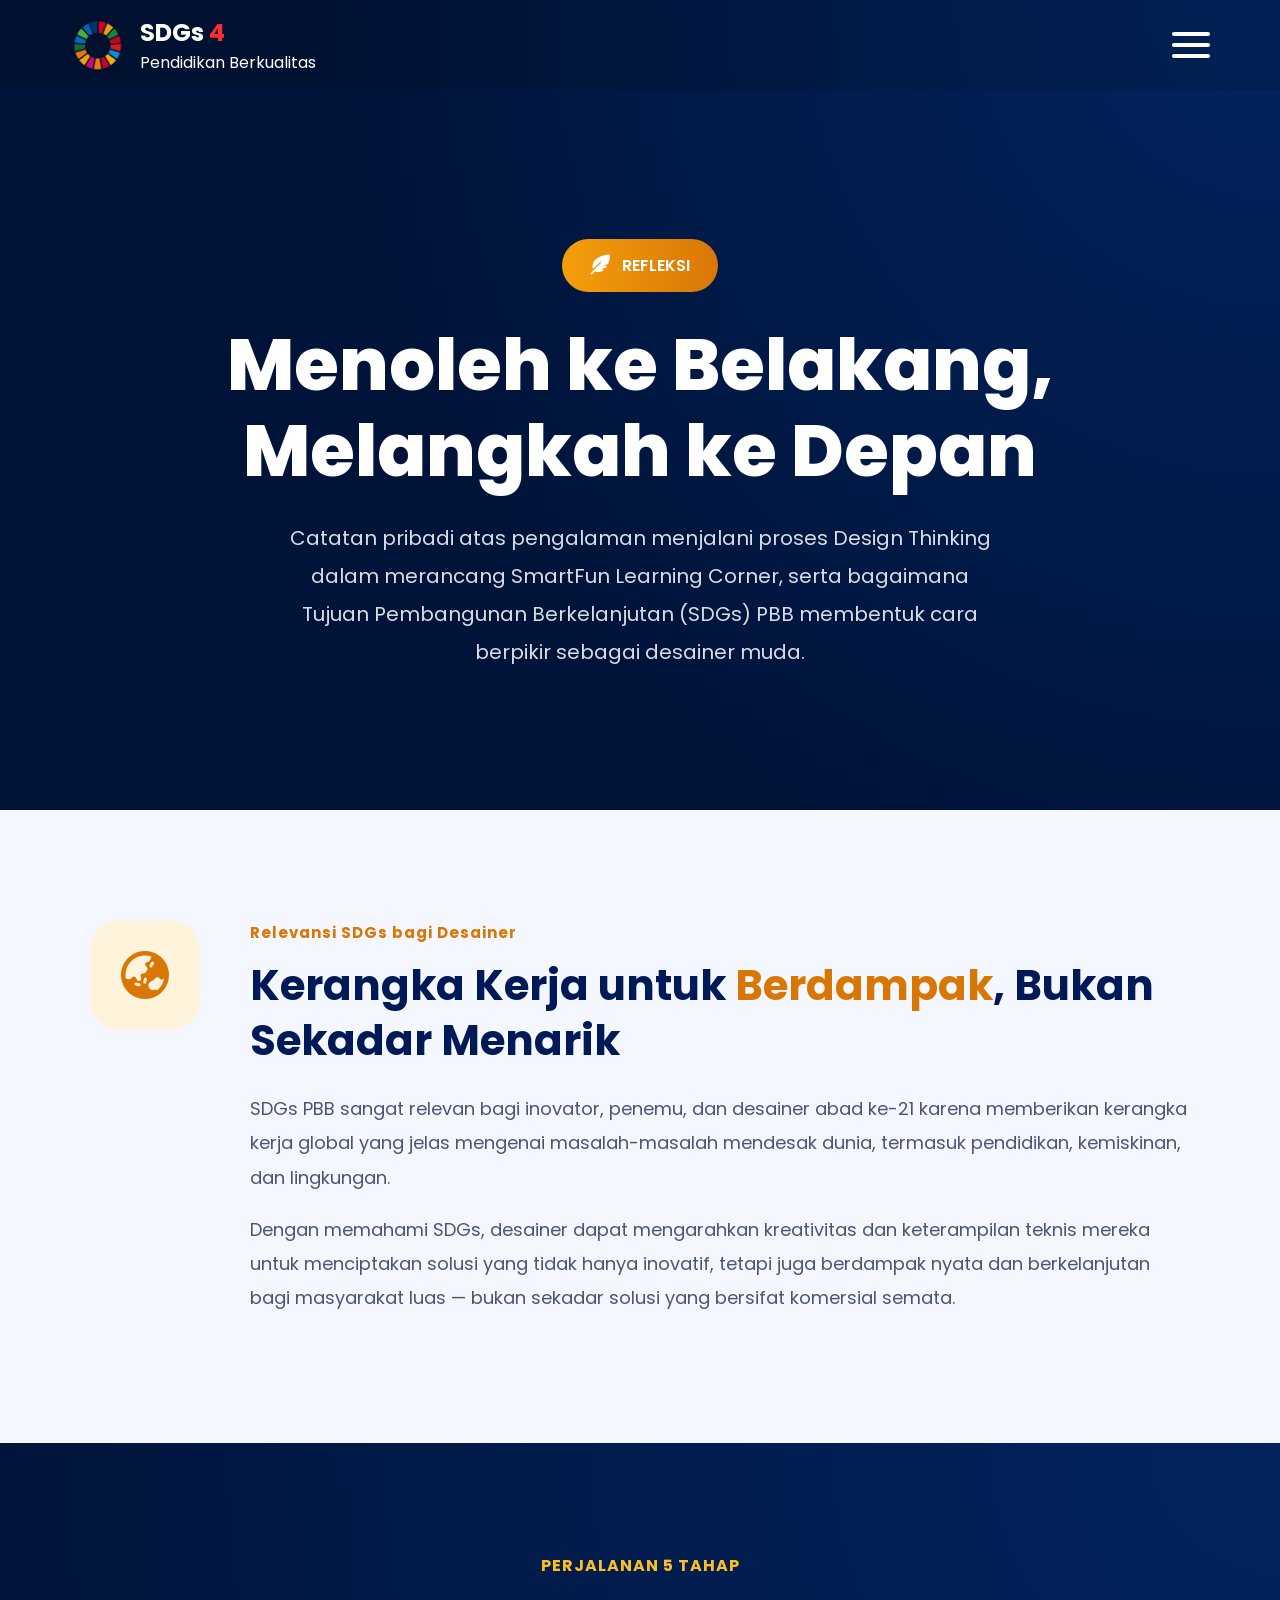
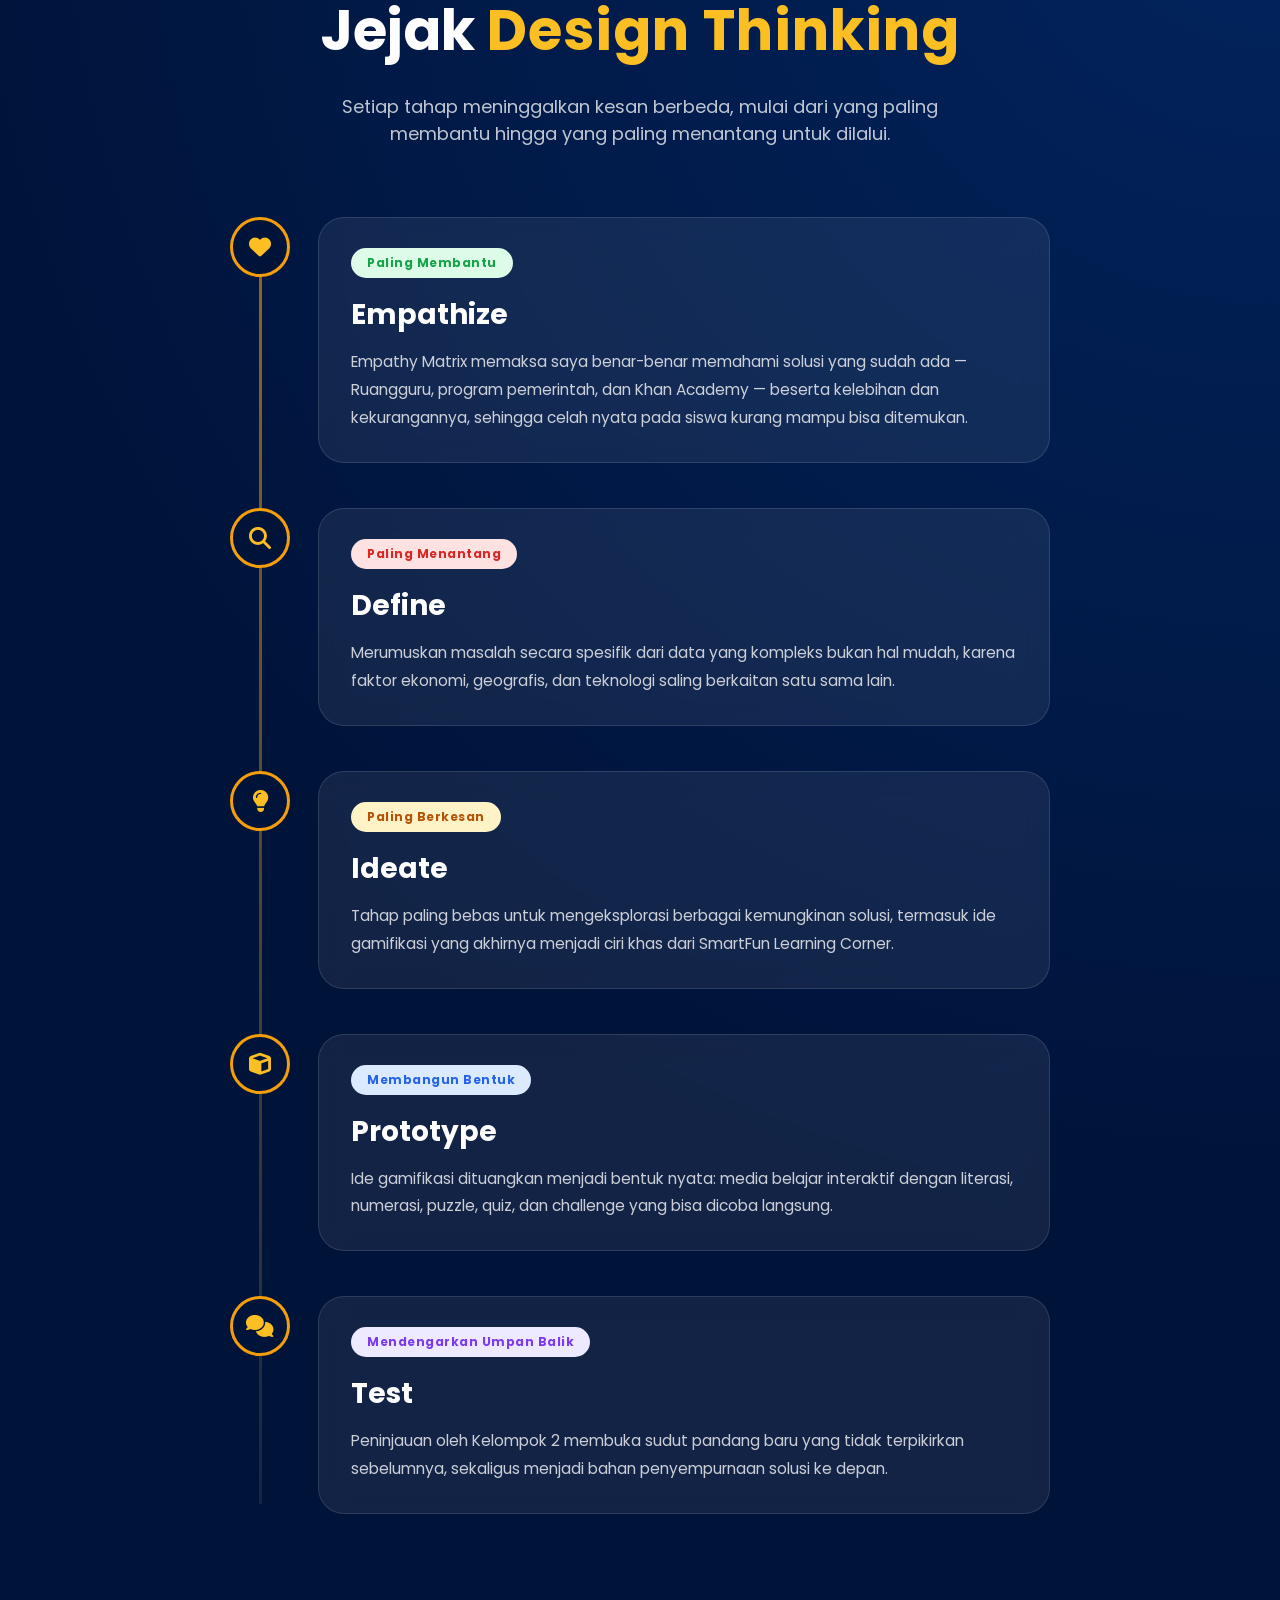
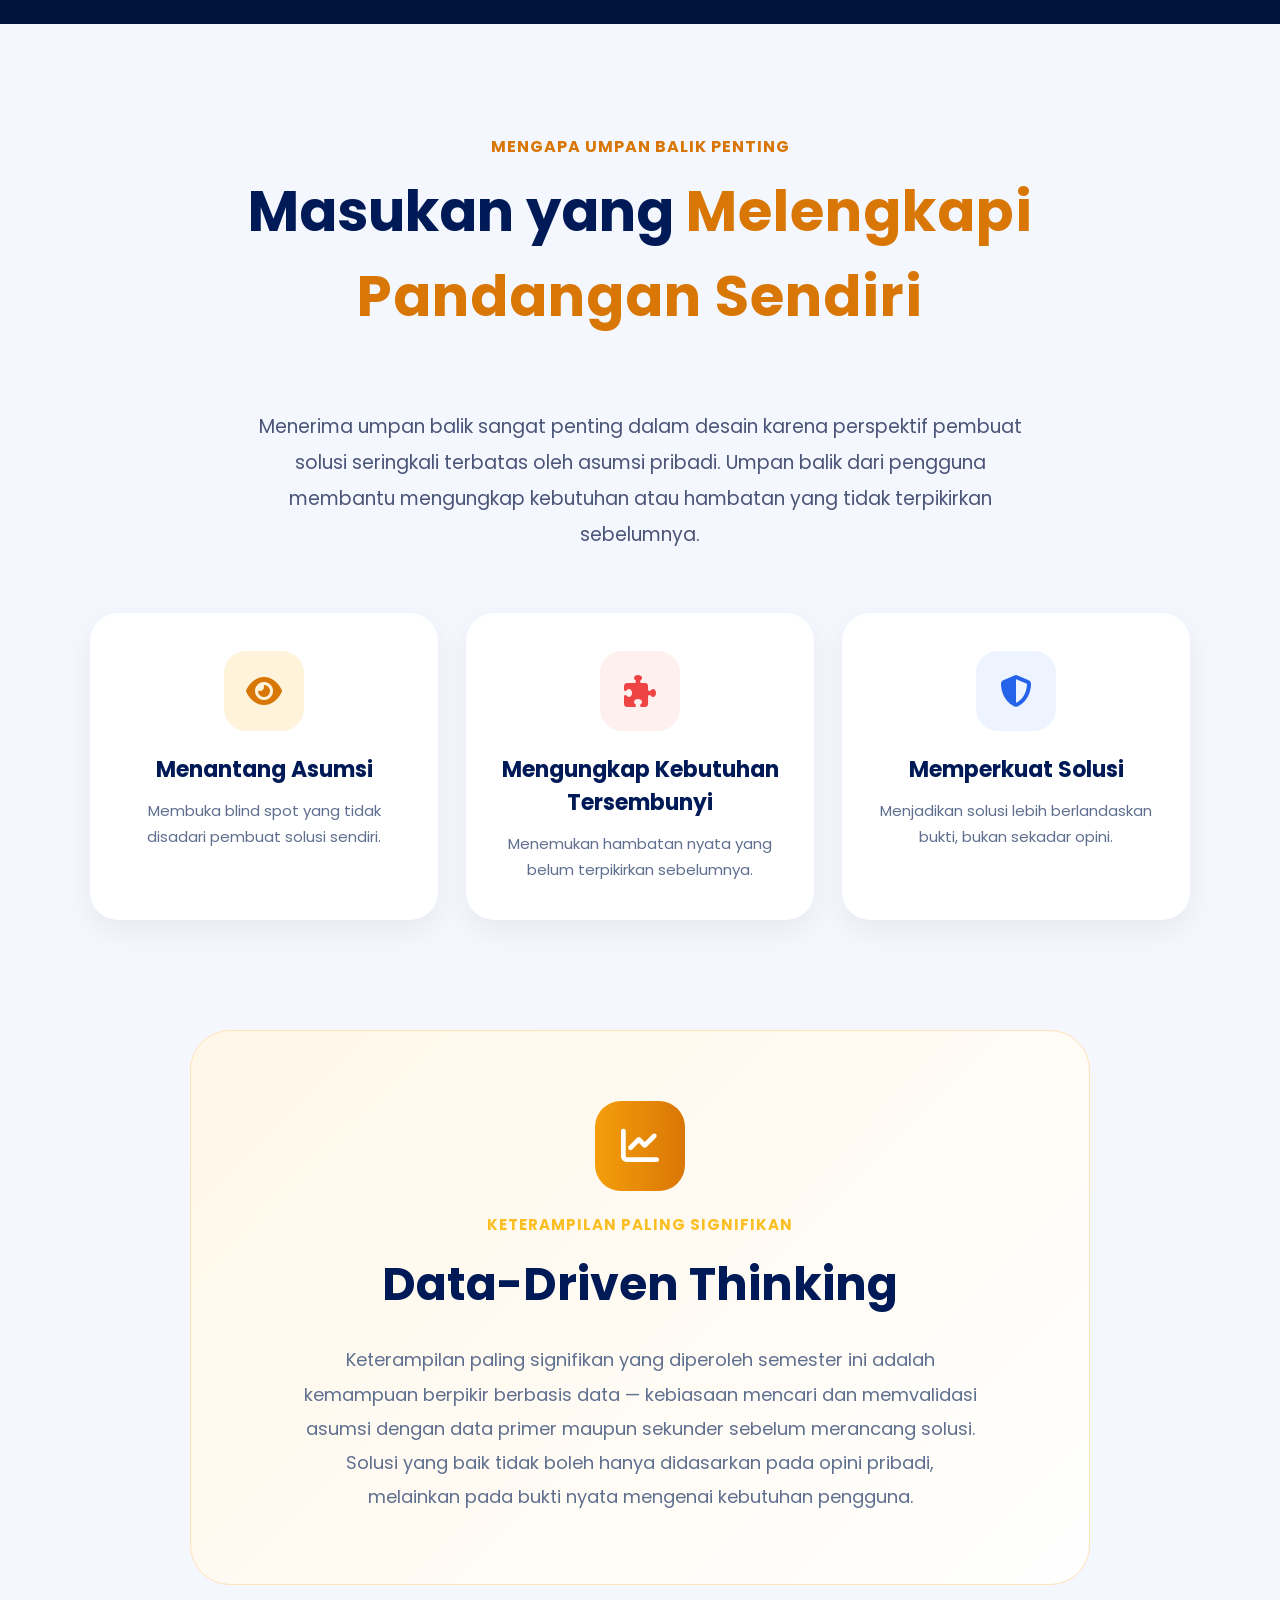
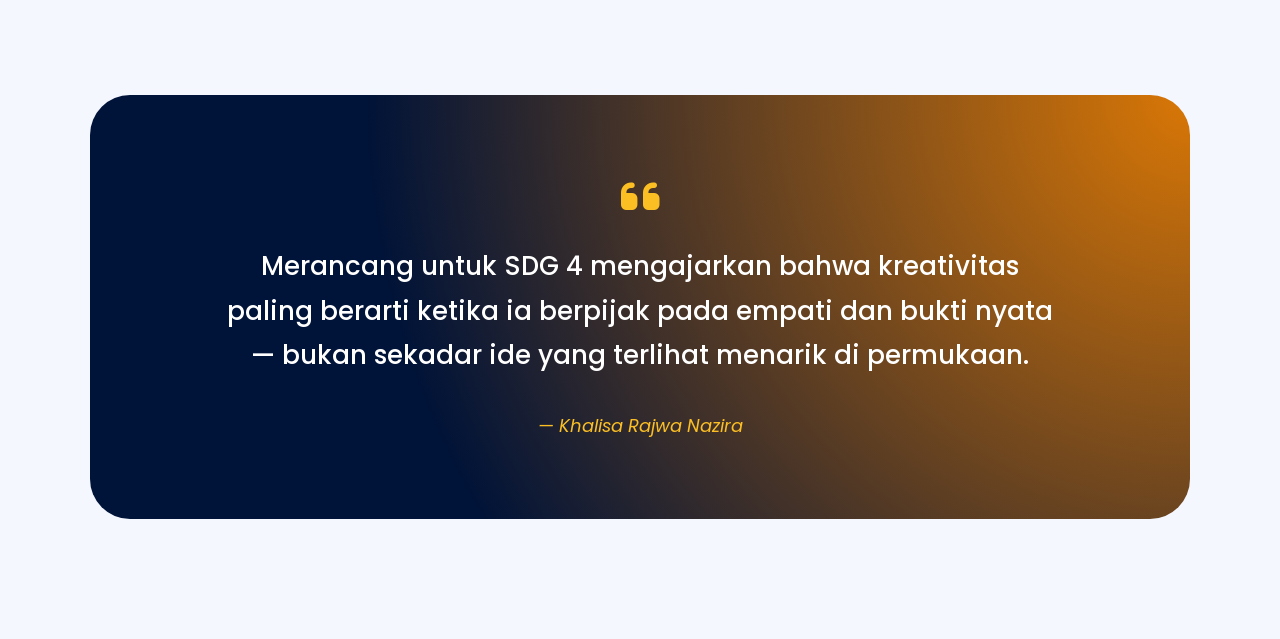
<file: reflection.html>
<!DOCTYPE html>
<html lang="id">

<head>

    <!-- META -->
    <meta charset="UTF-8">
    <meta name="viewport" content="width=device-width, initial-scale=1.0">

    <!-- TITLE -->
    <title>Refleksi - SDG 4</title>

    <!-- CSS -->
    <link rel="stylesheet" href="style6.css">

    <!-- GOOGLE FONT -->
    <link rel="preconnect" href="https://fonts.googleapis.com">

    <link rel="preconnect" href="https://fonts.gstatic.com" crossorigin>

    <link href="https://fonts.googleapis.com/css2?family=Poppins:wght@300;400;500;600;700;800&display=swap"
        rel="stylesheet">

    <!-- FONT AWESOME -->
    <link rel="stylesheet"
        href="https://cdnjs.cloudflare.com/ajax/libs/font-awesome/6.5.1/css/all.min.css">

</head>

<body>

    <!-- ======================================== -->
    <!-- NAVBAR -->
    <!-- ======================================== -->

    <nav class="navbar">

        <!-- LOGO -->
        <a href="index.html" class="logo">

            <img src="assets/images/sdgs-logo.png" alt="SDGs Logo">

            <div class="logo-text">
                <h2>SDGs <span>4</span></h2>
                <p>Pendidikan Berkualitas</p>
            </div>

        </a>

        <!-- MENU -->
        <div class="menu-container">

            <div class="menu-btn" id="menuBtn">

                <span></span>
                <span></span>
                <span></span>

            </div>

            <!-- DROPDOWN -->
            <div class="dropdown-menu" id="dropdownMenu">

                <a href="empathy.html">Empati dan Penelitian</a>
                <a href="idea.html">Ide</a>
                <a href="prototype.html">Prototipe</a>
                <a href="testing.html">Pengujian dan Peninjauan</a>
                <a href="reflection.html" class="active">Refleksi</a>

            </div>

        </div>

    </nav>



    <!-- ======================================== -->
    <!-- HERO -->
    <!-- ======================================== -->

    <section class="reflection-hero">

        <div class="hero-content">

            <div class="reflection-badge">

                <i class="fa-solid fa-feather-pointed"></i>
                <span>REFLEKSI</span>

            </div>

            <h1>
                Menoleh ke Belakang, <br>
                Melangkah ke Depan
            </h1>

            <p>
                Catatan pribadi atas pengalaman menjalani proses Design
                Thinking dalam merancang SmartFun Learning Corner, serta
                bagaimana Tujuan Pembangunan Berkelanjutan (SDGs) PBB
                membentuk cara berpikir sebagai desainer muda.
            </p>

        </div>

    </section>



    <!-- ======================================== -->
    <!-- RELEVANSI SDGs -->
    <!-- ======================================== -->

    <section class="relevance-section" id="relevansi">

        <div class="relevance-wrap">

            <div class="relevance-icon">
                <i class="fa-solid fa-earth-asia"></i>
            </div>

            <div class="relevance-text">

                <span class="eyebrow">Relevansi SDGs bagi Desainer</span>

                <h2>
                    Kerangka Kerja untuk <span>Berdampak</span>, Bukan
                    Sekadar Menarik
                </h2>

                <p>
                    SDGs PBB sangat relevan bagi inovator, penemu, dan
                    desainer abad ke-21 karena memberikan kerangka kerja
                    global yang jelas mengenai masalah-masalah mendesak
                    dunia, termasuk pendidikan, kemiskinan, dan lingkungan.
                </p>

                <p>
                    Dengan memahami SDGs, desainer dapat mengarahkan
                    kreativitas dan keterampilan teknis mereka untuk
                    menciptakan solusi yang tidak hanya inovatif, tetapi
                    juga berdampak nyata dan berkelanjutan bagi masyarakat
                    luas — bukan sekadar solusi yang bersifat komersial semata.
                </p>

            </div>

        </div>

    </section>



    <!-- ======================================== -->
    <!-- PERJALANAN DESIGN THINKING -->
    <!-- ======================================== -->

    <section class="journey-section" id="perjalanan">

        <div class="section-title white">

            <span>PERJALANAN 5 TAHAP</span>

            <h2>
                Jejak <span>Design Thinking</span>
            </h2>

            <p>
                Setiap tahap meninggalkan kesan berbeda, mulai dari yang
                paling membantu hingga yang paling menantang untuk dilalui.
            </p>

        </div>

        <div class="journey-track">

            <div class="journey-line"></div>

            <!-- STEP 1 -->
            <div class="journey-step">
                <div class="journey-dot"><i class="fa-solid fa-heart"></i></div>
                <div class="journey-card">
                    <span class="journey-tag helpful">Paling Membantu</span>
                    <h3>Empathize</h3>
                    <p>
                        Empathy Matrix memaksa saya benar-benar memahami
                        solusi yang sudah ada — Ruangguru, program pemerintah,
                        dan Khan Academy — beserta kelebihan dan kekurangannya,
                        sehingga celah nyata pada siswa kurang mampu bisa ditemukan.
                    </p>
                </div>
            </div>

            <!-- STEP 2 -->
            <div class="journey-step">
                <div class="journey-dot"><i class="fa-solid fa-magnifying-glass"></i></div>
                <div class="journey-card">
                    <span class="journey-tag challenging">Paling Menantang</span>
                    <h3>Define</h3>
                    <p>
                        Merumuskan masalah secara spesifik dari data yang
                        kompleks bukan hal mudah, karena faktor ekonomi,
                        geografis, dan teknologi saling berkaitan satu sama lain.
                    </p>
                </div>
            </div>

            <!-- STEP 3 -->
            <div class="journey-step">
                <div class="journey-dot"><i class="fa-solid fa-lightbulb"></i></div>
                <div class="journey-card">
                    <span class="journey-tag memorable">Paling Berkesan</span>
                    <h3>Ideate</h3>
                    <p>
                        Tahap paling bebas untuk mengeksplorasi berbagai
                        kemungkinan solusi, termasuk ide gamifikasi yang
                        akhirnya menjadi ciri khas dari SmartFun Learning Corner.
                    </p>
                </div>
            </div>

            <!-- STEP 4 -->
            <div class="journey-step">
                <div class="journey-dot"><i class="fa-solid fa-cube"></i></div>
                <div class="journey-card">
                    <span class="journey-tag build">Membangun Bentuk</span>
                    <h3>Prototype</h3>
                    <p>
                        Ide gamifikasi dituangkan menjadi bentuk nyata:
                        media belajar interaktif dengan literasi, numerasi,
                        puzzle, quiz, dan challenge yang bisa dicoba langsung.
                    </p>
                </div>
            </div>

            <!-- STEP 5 -->
            <div class="journey-step">
                <div class="journey-dot"><i class="fa-solid fa-comments"></i></div>
                <div class="journey-card">
                    <span class="journey-tag feedback">Mendengarkan Umpan Balik</span>
                    <h3>Test</h3>
                    <p>
                        Peninjauan oleh Kelompok 2 membuka sudut pandang
                        baru yang tidak terpikirkan sebelumnya, sekaligus
                        menjadi bahan penyempurnaan solusi ke depan.
                    </p>
                </div>
            </div>

        </div>

    </section>



    <!-- ======================================== -->
    <!-- PENTINGNYA UMPAN BALIK -->
    <!-- ======================================== -->

    <section class="feedback-section" id="umpan-balik">

        <div class="section-title">

            <span>MENGAPA UMPAN BALIK PENTING</span>

            <h2>
                Masukan yang <span>Melengkapi Pandangan Sendiri</span>
            </h2>

        </div>

        <div class="feedback-wrap">

            <p class="feedback-lead">
                Menerima umpan balik sangat penting dalam desain karena
                perspektif pembuat solusi seringkali terbatas oleh asumsi
                pribadi. Umpan balik dari pengguna membantu mengungkap
                kebutuhan atau hambatan yang tidak terpikirkan sebelumnya.
            </p>

            <div class="feedback-grid">

                <div class="feedback-card">
                    <div class="feedback-icon amber">
                        <i class="fa-solid fa-eye"></i>
                    </div>
                    <h3>Menantang Asumsi</h3>
                    <p>Membuka blind spot yang tidak disadari pembuat solusi sendiri.</p>
                </div>

                <div class="feedback-card">
                    <div class="feedback-icon rose">
                        <i class="fa-solid fa-puzzle-piece"></i>
                    </div>
                    <h3>Mengungkap Kebutuhan Tersembunyi</h3>
                    <p>Menemukan hambatan nyata yang belum terpikirkan sebelumnya.</p>
                </div>

                <div class="feedback-card">
                    <div class="feedback-icon indigo">
                        <i class="fa-solid fa-shield-halved"></i>
                    </div>
                    <h3>Memperkuat Solusi</h3>
                    <p>Menjadikan solusi lebih berlandaskan bukti, bukan sekadar opini.</p>
                </div>

            </div>

        </div>

    </section>



    <!-- ======================================== -->
    <!-- KETERAMPILAN UTAMA -->
    <!-- ======================================== -->

    <section class="skill-section" id="keterampilan">

        <div class="skill-box">

            <div class="skill-icon">
                <i class="fa-solid fa-chart-line"></i>
            </div>

            <span class="eyebrow light">KETERAMPILAN PALING SIGNIFIKAN</span>

            <h2>Data-Driven Thinking</h2>

            <p>
                Keterampilan paling signifikan yang diperoleh semester ini
                adalah kemampuan berpikir berbasis data — kebiasaan mencari
                dan memvalidasi asumsi dengan data primer maupun sekunder
                sebelum merancang solusi. Solusi yang baik tidak boleh hanya
                didasarkan pada opini pribadi, melainkan pada bukti nyata
                mengenai kebutuhan pengguna.
            </p>

        </div>

    </section>



    <!-- ======================================== -->
    <!-- PENUTUP -->
    <!-- ======================================== -->

    <section class="reflection-conclusion">

        <div class="conclusion-box">

            <i class="fa-solid fa-quote-left"></i>

            <p>
                Merancang untuk SDG 4 mengajarkan bahwa kreativitas paling
                berarti ketika ia berpijak pada empati dan bukti nyata —
                bukan sekadar ide yang terlihat menarik di permukaan.
            </p>

            <div class="signature">
                <span>— Khalisa Rajwa Nazira</span>
            </div>

        </div>

    </section>



    <!-- ======================================== -->
    <!-- SCRIPT -->
    <!-- ======================================== -->

    <script>

        const menuBtn = document.getElementById("menuBtn");
        const dropdownMenu = document.getElementById("dropdownMenu");

        menuBtn.addEventListener("click", () => {
            dropdownMenu.classList.toggle("show");
        });

    </script>

</body>

</html>
</file>
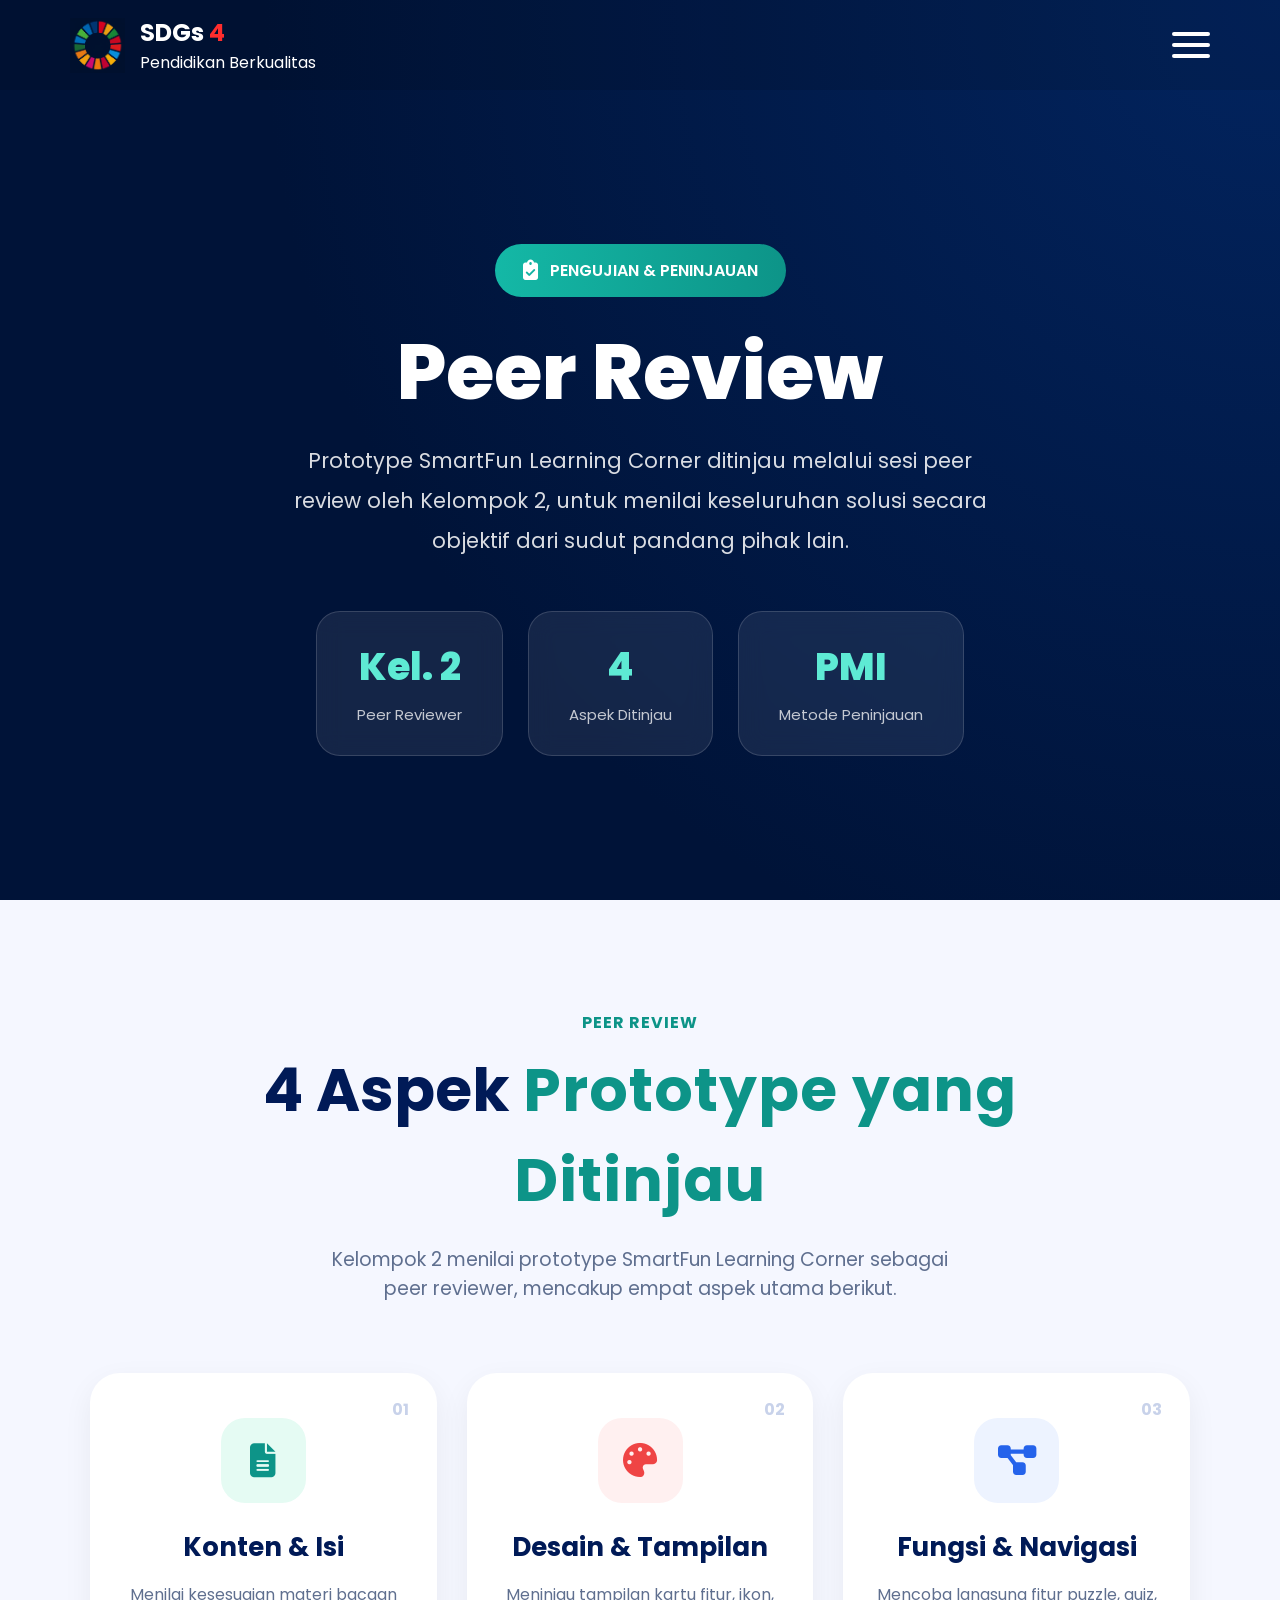
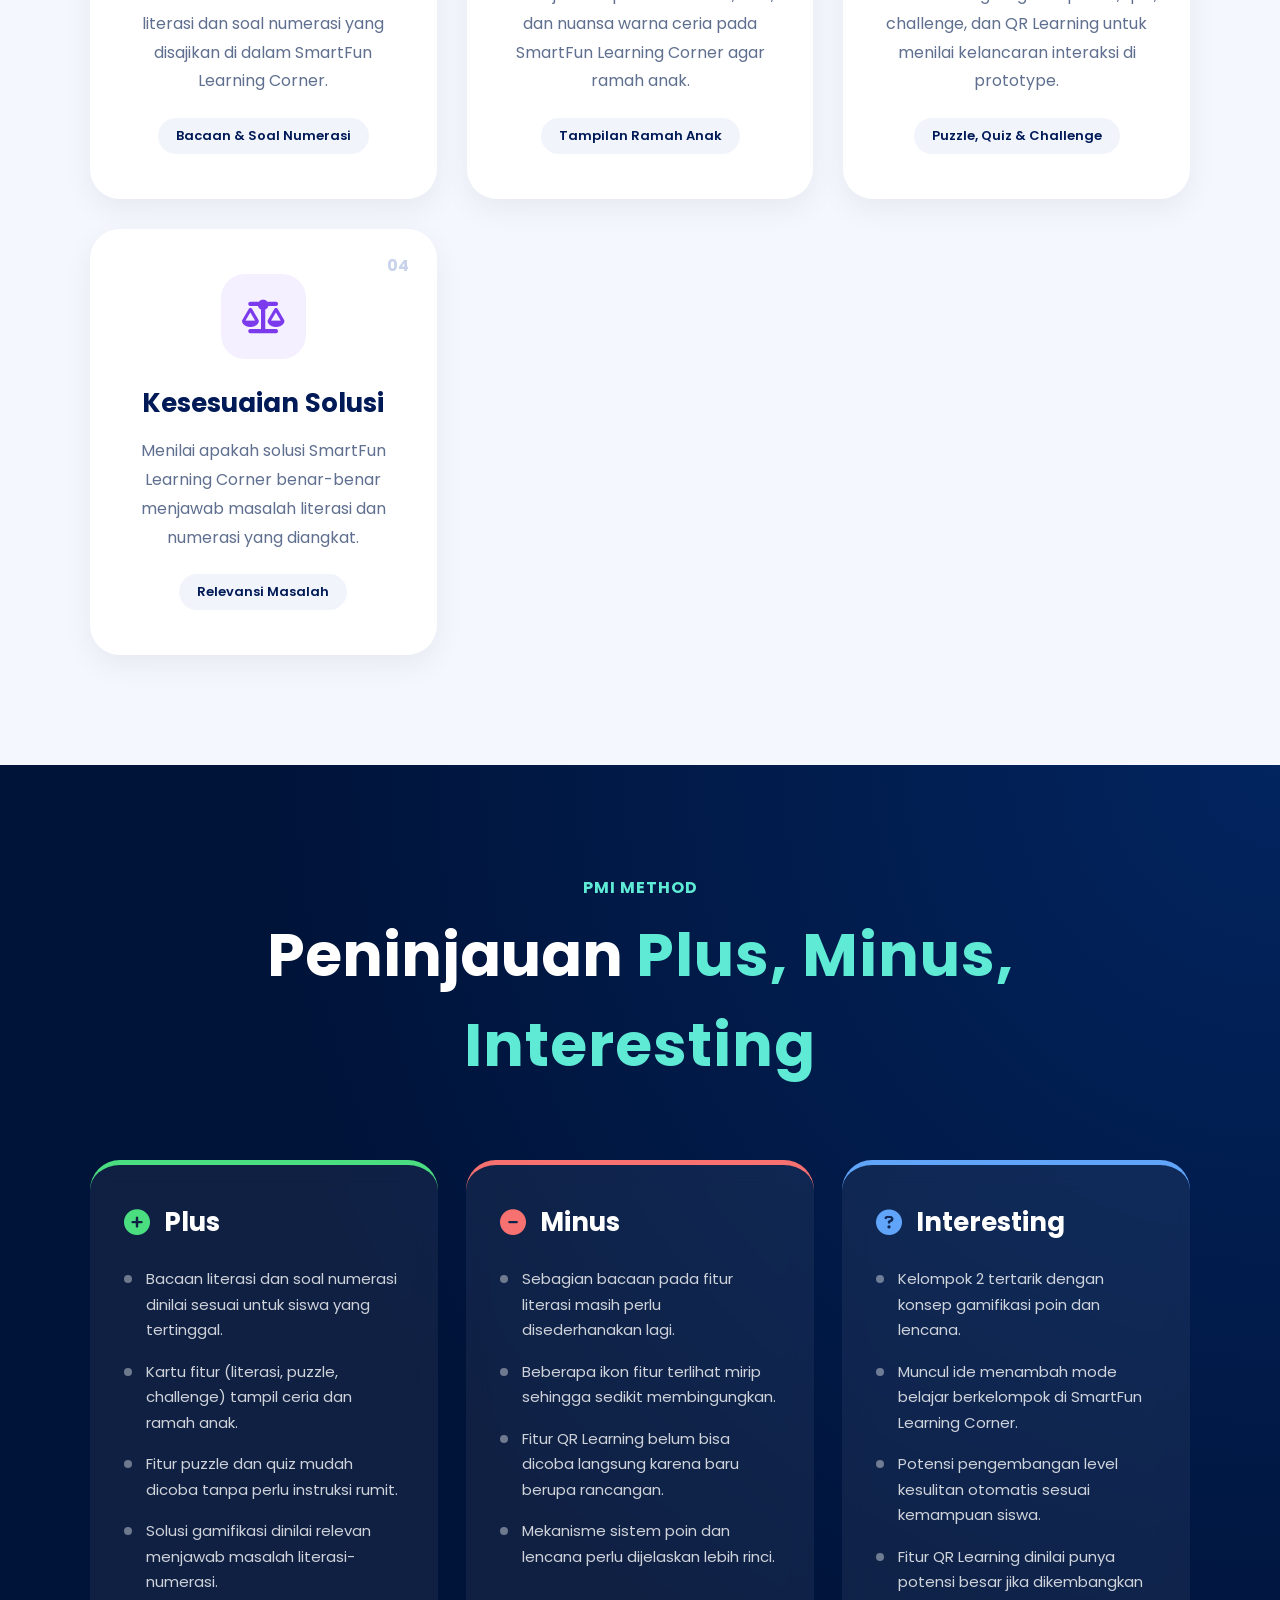
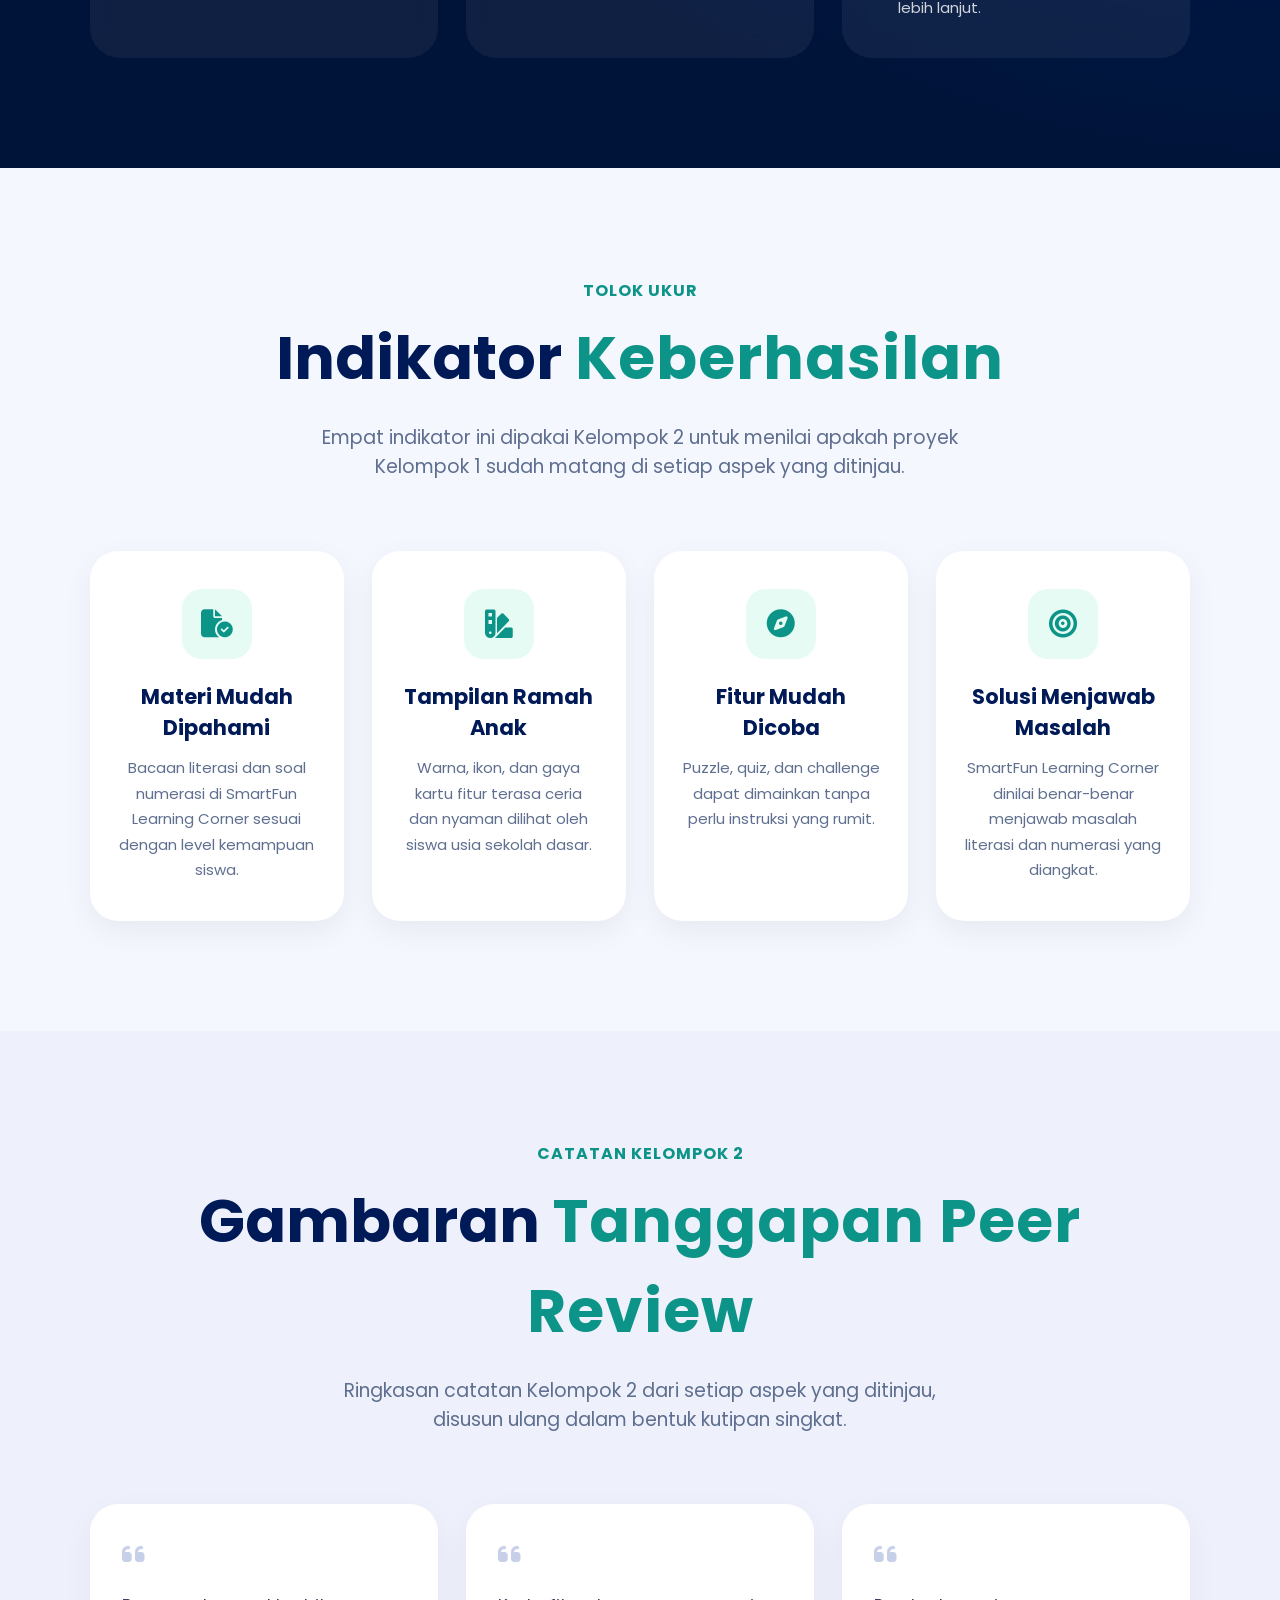
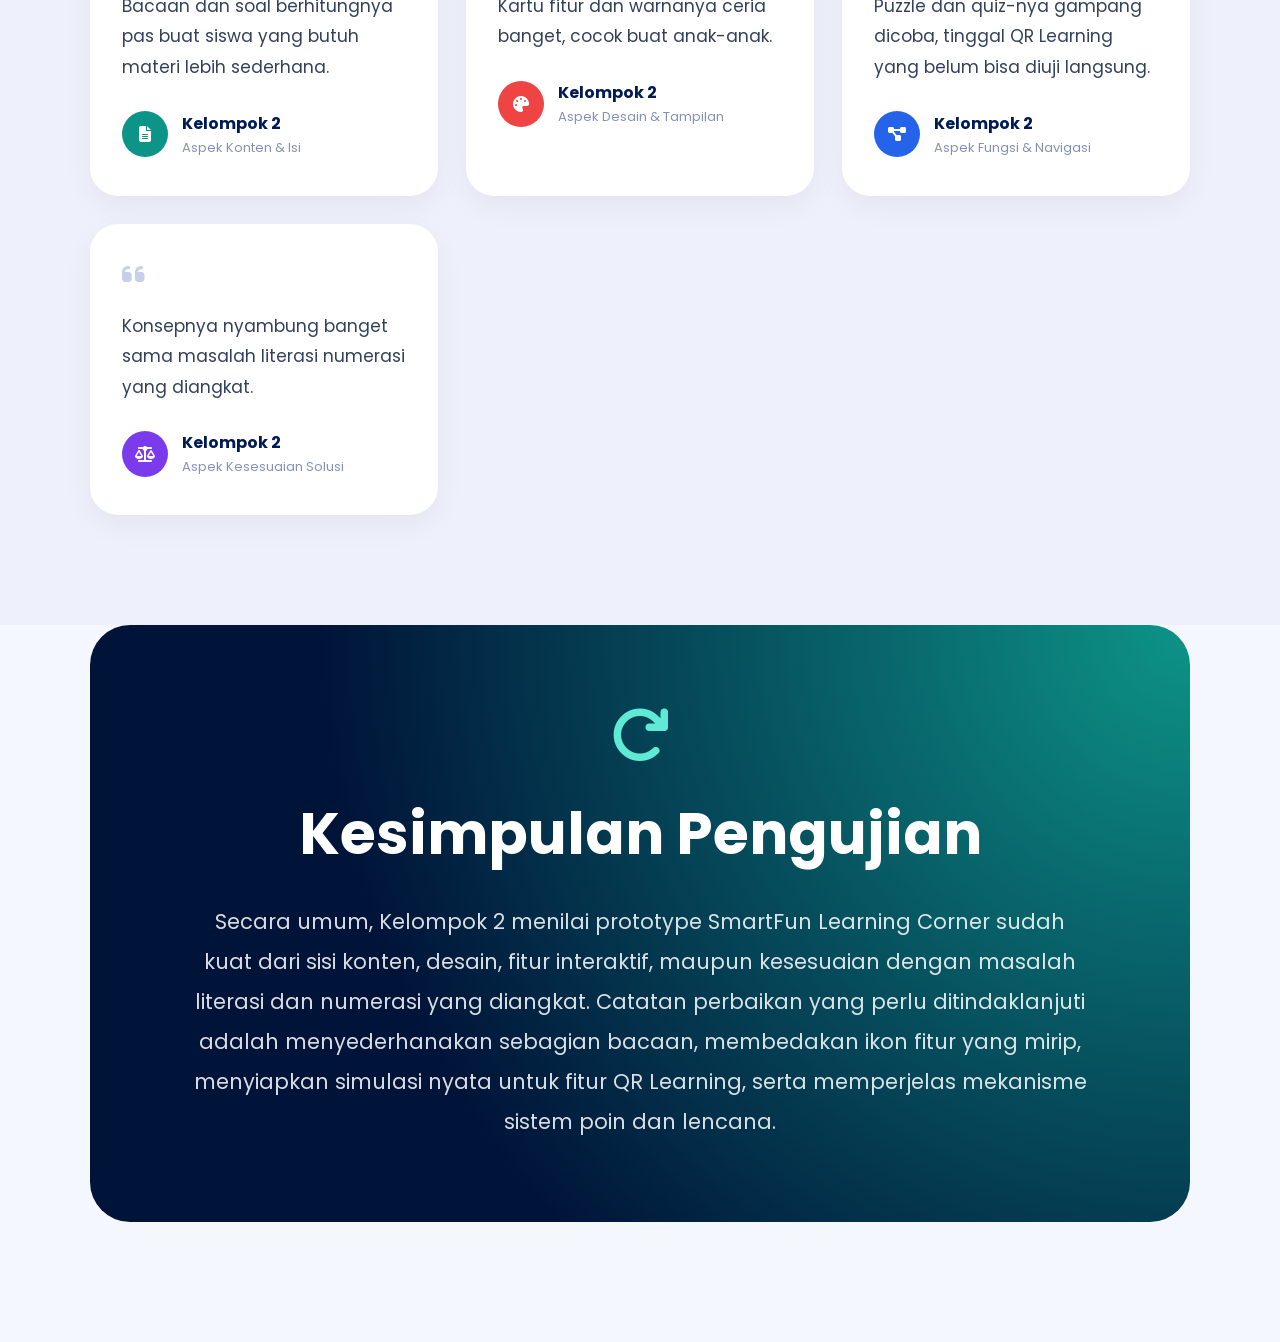
<file: testing.html>
<!DOCTYPE html>
<html lang="id">

<head>

    <!-- META -->
    <meta charset="UTF-8">
    <meta name="viewport" content="width=device-width, initial-scale=1.0">

    <!-- TITLE -->
    <title>Pengujian & Peninjauan - SDG 4</title>

    <!-- CSS -->
    <link rel="stylesheet" href="style5.css">

    <!-- GOOGLE FONT -->
    <link rel="preconnect" href="https://fonts.googleapis.com">

    <link rel="preconnect" href="https://fonts.gstatic.com" crossorigin>

    <link href="https://fonts.googleapis.com/css2?family=Poppins:wght@300;400;500;600;700;800&display=swap"
        rel="stylesheet">

    <!-- FONT AWESOME -->
    <link rel="stylesheet"
        href="https://cdnjs.cloudflare.com/ajax/libs/font-awesome/6.5.1/css/all.min.css">

</head>

<body>

    <!-- ======================================== -->
    <!-- NAVBAR -->
    <!-- ======================================== -->

    <nav class="navbar">

        <!-- LOGO -->
        <a href="index.html" class="logo">

            <img src="assets/images/sdgs-logo.png" alt="SDGs Logo">

            <div class="logo-text">
                <h2>SDGs <span>4</span></h2>
                <p>Pendidikan Berkualitas</p>
            </div>

        </a>

        <!-- MENU -->
        <div class="menu-container">

            <div class="menu-btn" id="menuBtn">

                <span></span>
                <span></span>
                <span></span>

            </div>

            <!-- DROPDOWN -->
            <div class="dropdown-menu" id="dropdownMenu">

                <a href="empathy.html">Empati dan Penelitian</a>
                <a href="idea.html">Ide</a>
                <a href="prototype.html">Prototipe</a>
                <a href="testing.html" class="active">Pengujian dan Peninjauan</a>
                <a href="reflection.html">Refleksi</a>

            </div>

        </div>

    </nav>



    <!-- ======================================== -->
    <!-- HERO -->
    <!-- ======================================== -->

    <section class="testing-hero">

        <div class="hero-content">

            <div class="testing-badge">

                <i class="fa-solid fa-clipboard-check"></i>
                <span>PENGUJIAN & PENINJAUAN</span>

            </div>

            <h1>
                Peer Review
            </h1>

            <p>
                Prototype SmartFun Learning Corner ditinjau melalui sesi
                peer review oleh Kelompok 2, untuk menilai keseluruhan
                solusi secara objektif dari sudut pandang pihak lain.
            </p>

            <div class="hero-stats">

                <div class="stat-chip">
                    <h3>Kel. 2</h3>
                    <p>Peer Reviewer</p>
                </div>

                <div class="stat-chip">
                    <h3>4</h3>
                    <p>Aspek Ditinjau</p>
                </div>

                <div class="stat-chip">
                    <h3>PMI</h3>
                    <p>Metode Peninjauan</p>
                </div>

            </div>

        </div>

    </section>



    <!-- ======================================== -->
    <!-- METODE PENGUJIAN -->
    <!-- ======================================== -->

    <section class="method-section" id="metode">

        <div class="section-title">

            <span>PEER REVIEW</span>

            <h2>
                4 Aspek <span>Prototype yang Ditinjau</span>
            </h2>

            <p>
                Kelompok 2 menilai prototype SmartFun Learning Corner
                sebagai peer reviewer, mencakup empat aspek utama berikut.
            </p>

        </div>

        <div class="method-grid">

            <!-- CARD 1 -->
            <div class="method-card">

                <div class="method-number">01</div>

                <div class="method-icon teal">
                    <i class="fa-solid fa-file-lines"></i>
                </div>

                <h3>Konten & Isi</h3>

                <p>
                    Menilai kesesuaian materi bacaan literasi dan soal
                    numerasi yang disajikan di dalam SmartFun Learning Corner.
                </p>

                <div class="method-tag">Bacaan & Soal Numerasi</div>

            </div>

            <!-- CARD 2 -->
            <div class="method-card">

                <div class="method-number">02</div>

                <div class="method-icon coral">
                    <i class="fa-solid fa-palette"></i>
                </div>

                <h3>Desain & Tampilan</h3>

                <p>
                    Meninjau tampilan kartu fitur, ikon, dan nuansa warna
                    ceria pada SmartFun Learning Corner agar ramah anak.
                </p>

                <div class="method-tag">Tampilan Ramah Anak</div>

            </div>

            <!-- CARD 3 -->
            <div class="method-card">

                <div class="method-number">03</div>

                <div class="method-icon sky">
                    <i class="fa-solid fa-diagram-project"></i>
                </div>

                <h3>Fungsi & Navigasi</h3>

                <p>
                    Mencoba langsung fitur puzzle, quiz, challenge, dan
                    QR Learning untuk menilai kelancaran interaksi di prototype.
                </p>

                <div class="method-tag">Puzzle, Quiz & Challenge</div>

            </div>

            <!-- CARD 4 -->
            <div class="method-card">

                <div class="method-number">04</div>

                <div class="method-icon violet">
                    <i class="fa-solid fa-scale-balanced"></i>
                </div>

                <h3>Kesesuaian Solusi</h3>

                <p>
                    Menilai apakah solusi SmartFun Learning Corner benar-benar
                    menjawab masalah literasi dan numerasi yang diangkat.
                </p>

                <div class="method-tag">Relevansi Masalah</div>

            </div>

        </div>

    </section>



    <!-- ======================================== -->
    <!-- PMI REVIEW -->
    <!-- ======================================== -->

    <section class="pmi-section" id="pmi">

        <div class="section-title white">

            <span>PMI METHOD</span>

            <h2>
                Peninjauan <span>Plus, Minus, Interesting</span>
            </h2>

        </div>

        <div class="pmi-grid">

            <!-- PLUS -->
            <div class="pmi-card plus">

                <div class="pmi-head">
                    <i class="fa-solid fa-circle-plus"></i>
                    <h3>Plus</h3>
                </div>

                <ul>
                    <li>Bacaan literasi dan soal numerasi dinilai sesuai untuk siswa yang tertinggal.</li>
                    <li>Kartu fitur (literasi, puzzle, challenge) tampil ceria dan ramah anak.</li>
                    <li>Fitur puzzle dan quiz mudah dicoba tanpa perlu instruksi rumit.</li>
                    <li>Solusi gamifikasi dinilai relevan menjawab masalah literasi-numerasi.</li>
                </ul>

            </div>

            <!-- MINUS -->
            <div class="pmi-card minus">

                <div class="pmi-head">
                    <i class="fa-solid fa-circle-minus"></i>
                    <h3>Minus</h3>
                </div>

                <ul>
                    <li>Sebagian bacaan pada fitur literasi masih perlu disederhanakan lagi.</li>
                    <li>Beberapa ikon fitur terlihat mirip sehingga sedikit membingungkan.</li>
                    <li>Fitur QR Learning belum bisa dicoba langsung karena baru berupa rancangan.</li>
                    <li>Mekanisme sistem poin dan lencana perlu dijelaskan lebih rinci.</li>
                </ul>

            </div>

            <!-- INTERESTING -->
            <div class="pmi-card interesting">

                <div class="pmi-head">
                    <i class="fa-solid fa-circle-question"></i>
                    <h3>Interesting</h3>
                </div>

                <ul>
                    <li>Kelompok 2 tertarik dengan konsep gamifikasi poin dan lencana.</li>
                    <li>Muncul ide menambah mode belajar berkelompok di SmartFun Learning Corner.</li>
                    <li>Potensi pengembangan level kesulitan otomatis sesuai kemampuan siswa.</li>
                    <li>Fitur QR Learning dinilai punya potensi besar jika dikembangkan lebih lanjut.</li>
                </ul>

            </div>

        </div>

    </section>



    <!-- ======================================== -->
    <!-- INDIKATOR KEBERHASILAN -->
    <!-- ======================================== -->

    <section class="indicator-section" id="indikator">

        <div class="section-title">

            <span>TOLOK UKUR</span>

            <h2>
                Indikator <span>Keberhasilan</span>
            </h2>

            <p>
                Empat indikator ini dipakai Kelompok 2 untuk menilai apakah
                proyek Kelompok 1 sudah matang di setiap aspek yang ditinjau.
            </p>

        </div>

        <div class="indicator-grid">

            <div class="indicator-card">

                <div class="indicator-icon">
                    <i class="fa-solid fa-file-circle-check"></i>
                </div>

                <h3>Materi Mudah Dipahami</h3>

                <p>
                    Bacaan literasi dan soal numerasi di SmartFun Learning
                    Corner sesuai dengan level kemampuan siswa.
                </p>

            </div>

            <div class="indicator-card">

                <div class="indicator-icon">
                    <i class="fa-solid fa-swatchbook"></i>
                </div>

                <h3>Tampilan Ramah Anak</h3>

                <p>
                    Warna, ikon, dan gaya kartu fitur terasa ceria dan
                    nyaman dilihat oleh siswa usia sekolah dasar.
                </p>

            </div>

            <div class="indicator-card">

                <div class="indicator-icon">
                    <i class="fa-solid fa-compass"></i>
                </div>

                <h3>Fitur Mudah Dicoba</h3>

                <p>
                    Puzzle, quiz, dan challenge dapat dimainkan tanpa
                    perlu instruksi yang rumit.
                </p>

            </div>

            <div class="indicator-card">

                <div class="indicator-icon">
                    <i class="fa-solid fa-bullseye"></i>
                </div>

                <h3>Solusi Menjawab Masalah</h3>

                <p>
                    SmartFun Learning Corner dinilai benar-benar menjawab
                    masalah literasi dan numerasi yang diangkat.
                </p>

            </div>

        </div>

    </section>



    <!-- ======================================== -->
    <!-- SUARA PENGUJI -->
    <!-- ======================================== -->

    <section class="voices-section" id="suara">

        <div class="section-title">

            <span>CATATAN KELOMPOK 2</span>

            <h2>
                Gambaran <span>Tanggapan Peer Review</span>
            </h2>

            <p>
                Ringkasan catatan Kelompok 2 dari setiap aspek yang
                ditinjau, disusun ulang dalam bentuk kutipan singkat.
            </p>

        </div>

        <div class="voices-grid">

            <div class="voice-card">
                <i class="fa-solid fa-quote-left"></i>
                <p>Bacaan dan soal berhitungnya pas buat siswa yang butuh materi lebih sederhana.</p>
                <div class="voice-author">
                    <span class="avatar teal"><i class="fa-solid fa-file-lines"></i></span>
                    <div>
                        <h4>Kelompok 2</h4>
                        <p>Aspek Konten & Isi</p>
                    </div>
                </div>
            </div>

            <div class="voice-card">
                <i class="fa-solid fa-quote-left"></i>
                <p>Kartu fitur dan warnanya ceria banget, cocok buat anak-anak.</p>
                <div class="voice-author">
                    <span class="avatar coral"><i class="fa-solid fa-palette"></i></span>
                    <div>
                        <h4>Kelompok 2</h4>
                        <p>Aspek Desain & Tampilan</p>
                    </div>
                </div>
            </div>

            <div class="voice-card">
                <i class="fa-solid fa-quote-left"></i>
                <p>Puzzle dan quiz-nya gampang dicoba, tinggal QR Learning yang belum bisa diuji langsung.</p>
                <div class="voice-author">
                    <span class="avatar sky"><i class="fa-solid fa-diagram-project"></i></span>
                    <div>
                        <h4>Kelompok 2</h4>
                        <p>Aspek Fungsi & Navigasi</p>
                    </div>
                </div>
            </div>

            <div class="voice-card">
                <i class="fa-solid fa-quote-left"></i>
                <p>Konsepnya nyambung banget sama masalah literasi numerasi yang diangkat.</p>
                <div class="voice-author">
                    <span class="avatar violet"><i class="fa-solid fa-scale-balanced"></i></span>
                    <div>
                        <h4>Kelompok 2</h4>
                        <p>Aspek Kesesuaian Solusi</p>
                    </div>
                </div>
            </div>

        </div>

    </section>



    <!-- ======================================== -->
    <!-- KESIMPULAN -->
    <!-- ======================================== -->

    <section class="testing-conclusion">

        <div class="conclusion-box">

            <i class="fa-solid fa-arrow-rotate-right"></i>

            <h2>Kesimpulan Pengujian</h2>

            <p>
                Secara umum, Kelompok 2 menilai prototype SmartFun Learning
                Corner sudah kuat dari sisi konten, desain, fitur interaktif,
                maupun kesesuaian dengan masalah literasi dan numerasi yang
                diangkat. Catatan perbaikan yang perlu ditindaklanjuti adalah
                menyederhanakan sebagian bacaan, membedakan ikon fitur yang
                mirip, menyiapkan simulasi nyata untuk fitur QR Learning,
                serta memperjelas mekanisme sistem poin dan lencana.
            </p>

        </div>

    </section>



    <!-- ======================================== -->
    <!-- SCRIPT -->
    <!-- ======================================== -->

    <script>

        const menuBtn = document.getElementById("menuBtn");
        const dropdownMenu = document.getElementById("dropdownMenu");

        menuBtn.addEventListener("click", () => {
            dropdownMenu.classList.toggle("show");
        });

    </script>

</body>

</html>
</file>
<file: style2.css>
*{
    margin:0;
    padding:0;
    box-sizing:border-box;
}

body{
    font-family:'Poppins',sans-serif;
    overflow-x:hidden;
    background:#edf2fb;
}

a{
    text-decoration:none;
}

/* ======================================== */
/* NAVBAR */
/* ======================================== */

.navbar{
    width:100%;
    height:90px;

    padding:0 70px;

    display:flex;
    align-items:center;
    justify-content:space-between;

    background:transparent;

    position:absolute;
    top:0;
    left:0;

    z-index:100;
}

/* LOGO */

.logo{
    display:flex;
    align-items:center;
    gap:15px;
}

.logo img{
    width:55px;
}

.logo-text h2{
    color:white;
    font-size:24px;
    font-weight:700;
}

.logo-text span{
    color:#ff2d2d;
}

.logo-text p{
    color:white;
    font-size:16px;
}

/* MENU */

.menu-container{
    position:relative;
}

.menu-btn{
    width:38px;

    display:flex;
    flex-direction:column;
    gap:7px;

    cursor:pointer;
}

.menu-btn span{
    width:100%;
    height:4px;

    background:white;
    border-radius:20px;
}

/* DROPDOWN */

.dropdown-menu{
    position:absolute;

    top:60px;
    right:0;

    width:270px;

    background:white;

    border-radius:18px;

    padding:16px;

    display:flex;
    flex-direction:column;
    gap:10px;

    opacity:0;
    visibility:hidden;

    transform:translateY(-10px);

    transition:0.3s;
}

.dropdown-menu.show{
    opacity:1;
    visibility:visible;
    transform:translateY(0);
}

.dropdown-menu a{
    color:#001a57;

    padding:12px 14px;

    border-radius:10px;

    font-weight:500;
}

.dropdown-menu a:hover{
    background:#edf3ff;
}

/* ======================================== */
/* HERO */
/* ======================================== */

.empathy-hero{
    width:100%;
    min-height:100vh;

    padding:140px 5% 80px;

    background:#001a57;
}

.mini-logo{
    display:flex;
    align-items:flex-start;
    gap:18px;

    color:white;
}

.mini-logo i{
    font-size:70px;
}

.mini-logo h3{
    font-size:24px;
}

.mini-logo p{
    font-size:18px;
    line-height:1.5;
}

.hero-content{
    display:flex;
    flex-direction:column;
    align-items:center;

    text-align:center;

    margin-top:70px;
}

.badge{
    display:flex;
    align-items:center;
    gap:10px;

    padding:14px 30px;

    border-radius:50px;

    background:linear-gradient(to right,#ff3d3d,#e71d1d);

    color:white;
    font-weight:600;
}

.hero-content h1{
    color:white;

    font-size:90px;
    font-weight:800;

    margin-top:35px;
}

.hero-content p{
    color:rgba(255,255,255,0.85);

    font-size:22px;
    line-height:1.8;

    max-width:800px;

    margin-top:20px;
}

/* CARDS */

.survey-cards{
    width:100%;

    display:flex;
    justify-content:center;
    gap:25px;

    margin-top:70px;

    flex-wrap:wrap;
}

.survey-card{
    width:340px;

    background:white;

    border-radius:25px;

    padding:28px;

    display:flex;
    align-items:center;
    gap:22px;
}

.card-icon{
    width:85px;
    height:85px;

    border-radius:22px;

    display:flex;
    align-items:center;
    justify-content:center;
}

.card-icon i{
    font-size:34px;
}

.blue{
    background:#edf3ff;
    color:#2563eb;
}

.red{
    background:#fff0f0;
    color:#ef4444;
}

.yellow{
    background:#fff7e8;
    color:#f59e0b;
}

.survey-card h2{
    font-size:42px;
    color:#001a57;
}

.survey-card span{
    font-size:18px;
    color:#1e2a4a;
}

/* ======================================== */
/* TEMUAN */
/* ======================================== */

.findings-section{
    padding:100px 5%;
}

.section-badge{
    width:fit-content;

    display:flex;
    align-items:center;
    gap:10px;

    padding:12px 24px;

    border-radius:40px;

    font-weight:600;
}

.red-badge{
    background:linear-gradient(to right,#ff3d3d,#e71d1d);
    color:white;
}

.section-title{
    font-size:80px;
    color:#001a57;

    margin-top:30px;
}

.red-line{
    width:70px;
    height:6px;

    background:#ff2d2d;

    border-radius:10px;

    margin-top:20px;
}

.section-desc{
    font-size:22px;
    line-height:1.8;

    color:#53627c;

    max-width:800px;

    margin-top:30px;
}

.findings-grid{
    display:grid;
    grid-template-columns:repeat(auto-fit,minmax(280px,1fr));
    gap:30px;

    margin-top:70px;
}

.finding-card{
    background:white;

    border-radius:28px;

    padding:40px 30px;

    text-align:center;

    box-shadow:0 10px 30px rgba(0,0,0,0.04);
}

.finding-icon{
    width:100px;
    height:100px;

    border-radius:50%;

    margin:auto;

    display:flex;
    align-items:center;
    justify-content:center;
}

.finding-icon i{
    font-size:42px;
}

.red-bg{
    background:#fff0f0;
    color:#ef4444;
}

.yellow-bg{
    background:#fff6e5;
    color:#f59e0b;
}

.green-bg{
    background:#effcf3;
    color:#16a34a;
}

.blue-bg{
    background:#edf3ff;
    color:#2563eb;
}

.finding-card h3{
    font-size:58px;
    color:#ef4444;

    margin-top:30px;
}

.orange{
    color:#f59e0b !important;
}

.green{
    color:#16a34a !important;
}

.blue-text{
    color:#2563eb !important;
}

.finding-card h4{
    font-size:28px;
    color:#001a57;

    margin-top:20px;
}

.finding-card p{
    font-size:18px;
    line-height:1.8;

    color:#4b5c79;

    margin-top:18px;
}

/* ======================================== */
/* HIGHLIGHT */
/* ======================================== */

.highlight-section{
    padding:110px 5%;

    background:#001a57;
}

.dark-badge{
    border:1px solid rgba(255,255,255,0.3);
    color:white;
}

.highlight-title{
    font-size:82px;
    color:white;

    margin-top:30px;
}

.highlight-desc{
    font-size:22px;
    line-height:1.8;

    color:rgba(255,255,255,0.8);

    max-width:750px;

    margin-top:30px;
}

.highlight-grid{
    display:grid;
    grid-template-columns:repeat(auto-fit,minmax(280px,1fr));
    gap:30px;

    margin-top:70px;
}

.highlight-card{
    border:1px solid rgba(255,255,255,0.12);

    border-radius:25px;

    padding:35px;

    color:white;
}

.highlight-card h3{
    font-size:58px;
    color:#2563eb;
}

.red-text{
    color:#ff3d3d !important;
}

.yellow-text{
    color:#facc15 !important;
}

.highlight-card h4{
    font-size:28px;

    margin-top:18px;
}

.highlight-card p{
    font-size:18px;
    line-height:1.8;

    color:rgba(255,255,255,0.82);

    margin-top:20px;
}

/* ======================================== */
/* KESIMPULAN */
/* ======================================== */

.conclusion-section{
    padding:140px 5%;

    background:#001a57;

    text-align:center;
}

.conclusion-title{
    font-size:95px;
    color:white;

    margin-top:35px;
}

.center-line{
    margin:25px auto 0;
}

.conclusion-text{
    max-width:1000px;

    margin:50px auto 0;

    font-size:30px;
    line-height:2;

    color:rgba(255,255,255,0.9);
}

/* ======================================== */
/* RESPONSIVE */
/* ======================================== */

@media(max-width:768px){

    .navbar{
        padding:0 25px;
    }

    .logo img{
        width:42px;
    }

    .logo-text h2{
        font-size:20px;
    }

    .logo-text p{
        font-size:13px;
    }

    .hero-content h1,
    .section-title,
    .highlight-title,
    .conclusion-title{
        font-size:52px;
    }

    .hero-content p,
    .section-desc,
    .highlight-desc,
    .conclusion-text{
        font-size:18px;
    }

    .mini-logo i{
        font-size:50px;
    }

    .mini-logo h3{
        font-size:20px;
    }

    .mini-logo p{
        font-size:15px;
    }
}
</file>
<file: style3.css>
*{
    margin:0;
    padding:0;
    box-sizing:border-box;
}

body{
    font-family:'Poppins',sans-serif;
    background:#f4f7ff;
    overflow-x:hidden;
}

a{
    text-decoration:none;
}

/* ======================================== */
/* NAVBAR */
/* ======================================== */

.navbar{
    width:100%;
    height:90px;

    padding:0 70px;

    display:flex;
    align-items:center;
    justify-content:space-between;

    background:rgba(0,0,0,0.10);

    position:absolute;
    top:0;
    left:0;

    z-index:100;
}

/* LOGO */

.logo{
    display:flex;
    align-items:center;
    gap:15px;
}

.logo img{
    width:55px;
}

.logo-text h2{
    color:white;
    font-size:24px;
    font-weight:700;
}

.logo-text span{
    color:#ff2d2d;
}

.logo-text p{
    color:white;
    font-size:16px;
}

/* MENU */

.menu-container{
    position:relative;
}

.menu-btn{
    width:38px;

    display:flex;
    flex-direction:column;
    gap:7px;

    cursor:pointer;
}

.menu-btn span{
    width:100%;
    height:4px;

    background:white;
    border-radius:20px;
}

/* DROPDOWN */

.dropdown-menu{
    position:absolute;

    top:60px;
    right:0;

    width:270px;

    background:white;

    border-radius:18px;

    padding:16px;

    display:flex;
    flex-direction:column;
    gap:10px;

    opacity:0;
    visibility:hidden;

    transform:translateY(-10px);

    transition:0.3s;
}

.dropdown-menu.show{
    opacity:1;
    visibility:visible;
    transform:translateY(0);
}

.dropdown-menu a{
    color:#001a57;

    padding:12px 14px;

    border-radius:10px;

    font-weight:500;
}

.dropdown-menu a:hover{
    background:#edf3ff;
}

/* ======================================== */
/* HERO */
/* ======================================== */

.idea-hero{
    width:100%;
    min-height:80vh;

    background:
    radial-gradient(circle at top right,#02245f 0%,#001338 65%);

    padding:170px 8% 100px;

    display:flex;
    align-items:center;
    justify-content:center;

    text-align:center;
}

.hero-content{
    max-width:900px;
}

.idea-badge{
    width:fit-content;

    margin:auto;

    display:flex;
    align-items:center;
    gap:12px;

    padding:15px 30px;

    border-radius:50px;

    background:linear-gradient(to right,#ff3d3d,#e71d1d);

    color:white;

    font-weight:600;
}

.idea-badge i{
    font-size:20px;
}

.hero-content h1{
    color:white;

    font-size:95px;
    line-height:1.05;
    font-weight:800;

    margin-top:35px;
}

.hero-content p{
    color:rgba(255,255,255,0.85);

    font-size:22px;
    line-height:1.8;

    margin-top:28px;
}

/* ======================================== */
/* IDEAS */
/* ======================================== */

.ideas-section{
    padding:100px 6%;
}

.ideas-grid{
    display:grid;
    grid-template-columns:repeat(auto-fit,minmax(260px,1fr));

    gap:30px;
}

/* CARD */

.idea-card{
    background:white;

    border-radius:30px;

    padding:35px 28px;

    position:relative;

    transition:0.3s;

    border:3px solid transparent;
}

.idea-card:hover{
    transform:translateY(-10px);
}

/* ICON */

.idea-icon{
    width:80px;
    height:80px;

    border-radius:22px;

    display:flex;
    align-items:center;
    justify-content:center;

    margin-bottom:25px;
}

.idea-icon i{
    font-size:34px;
}

/* TITLE */

.idea-card h2{
    font-size:34px;
    line-height:1.2;

    color:#001a57;

    margin-bottom:18px;
}

/* TEXT */

.idea-card p{
    font-size:17px;
    line-height:1.9;

    color:#53627c;
}

/* COLORS */

.purple{
    border-color:#bb6bd9;
}

.purple .idea-icon{
    background:#f3e5ff;
    color:#bb6bd9;
}

.orange{
    border-color:#f7b548;
}

.orange .idea-icon{
    background:#fff3dd;
    color:#f59e0b;
}

.pink{
    border-color:#f472b6;
}

.pink .idea-icon{
    background:#ffe6f3;
    color:#ec4899;
}

.blue{
    border-color:#60a5fa;
}

.blue .idea-icon{
    background:#e8f2ff;
    color:#2563eb;
}

.cyan{
    border-color:#22d3ee;
}

.cyan .idea-icon{
    background:#e8fbff;
    color:#06b6d4;
}

.green{
    border-color:#86efac;
}

.green .idea-icon{
    background:#ebfff0;
    color:#16a34a;
}

.yellow{
    border-color:#fde047;
}

.yellow .idea-icon{
    background:#fffde7;
    color:#ca8a04;
}

.red{
    border-color:#f87171;
}

.red .idea-icon{
    background:#fff0f0;
    color:#ef4444;
}

/* ======================================== */
/* CONCLUSION */
/* ======================================== */

.idea-conclusion{
    padding:0 6% 120px;
}

.conclusion-box{
    background:
    radial-gradient(circle at top right,#02245f 0%,#001338 70%);

    border-radius:35px;

    padding:70px 50px;

    text-align:center;

    color:white;
}

.conclusion-box i{
    font-size:60px;

    margin-bottom:25px;

    color:#ffd54f;
}

.conclusion-box h2{
    font-size:60px;
    font-weight:800;

    margin-bottom:25px;
}

.conclusion-box p{
    max-width:900px;

    margin:auto;

    font-size:22px;
    line-height:1.9;

    color:rgba(255,255,255,0.85);
}

/* ======================================== */
/* RESPONSIVE */
/* ======================================== */

@media(max-width:992px){

    .hero-content h1{
        font-size:72px;
    }

    .conclusion-box h2{
        font-size:48px;
    }
}

@media(max-width:768px){

    .navbar{
        padding:0 25px;
    }

    .logo img{
        width:42px;
    }

    .logo-text h2{
        font-size:20px;
    }

    .logo-text p{
        font-size:13px;
    }

    .hero-content h1{
        font-size:52px;
    }

    .hero-content p{
        font-size:17px;
    }

    .idea-badge{
        font-size:14px;
        padding:13px 22px;
    }

    .idea-card h2{
        font-size:28px;
    }

    .idea-card p{
        font-size:15px;
    }

    .conclusion-box{
        padding:50px 25px;
    }

    .conclusion-box h2{
        font-size:40px;
    }

    .conclusion-box p{
        font-size:17px;
    }
}
</file>
<file: style4.css>
*{
    margin:0;
    padding:0;
    box-sizing:border-box;
}

body{
    font-family:'Poppins',sans-serif;
    overflow-x:hidden;
    background:#f5f7ff;
}

a{
    text-decoration:none;
}

/* ======================================== */
/* NAVBAR */
/* ======================================== */

.navbar{
    width:100%;
    height:90px;

    padding:0 70px;

    display:flex;
    align-items:center;
    justify-content:space-between;

    background:rgba(0,0,0,0.10);

    position:absolute;
    top:0;
    left:0;

    z-index:100;
}

/* LOGO */

.logo{
    display:flex;
    align-items:center;
    gap:15px;
}

.logo img{
    width:55px;
}

.logo-text h2{
    color:white;
    font-size:24px;
    font-weight:700;
}

.logo-text span{
    color:#ff2d2d;
}

.logo-text p{
    color:white;
    font-size:16px;
}

/* MENU */

.menu-container{
    position:relative;
}

.menu-btn{
    width:38px;

    display:flex;
    flex-direction:column;
    gap:7px;

    cursor:pointer;
}

.menu-btn span{
    width:100%;
    height:4px;

    border-radius:20px;
    background:white;
}

/* DROPDOWN */

.dropdown-menu{
    position:absolute;

    top:60px;
    right:0;

    width:270px;

    background:white;

    border-radius:18px;

    padding:16px;

    display:flex;
    flex-direction:column;
    gap:10px;

    opacity:0;
    visibility:hidden;

    transform:translateY(-10px);

    transition:0.3s;
}

.dropdown-menu.show{
    opacity:1;
    visibility:visible;
    transform:translateY(0);
}

.dropdown-menu a{
    color:#001a57;

    padding:12px 14px;

    border-radius:10px;

    font-weight:500;
}

.dropdown-menu a:hover{
    background:#edf3ff;
}

/* ======================================== */
/* HERO */
/* ======================================== */

.prototype-hero{
    width:100%;
    min-height:100vh;

    padding:160px 8% 100px;

    background:
    radial-gradient(circle at top right,#02245f 0%,#001338 65%);

    display:flex;
    align-items:center;
    justify-content:space-between;

    gap:50px;
}

/* LEFT */

.hero-left{
    width:50%;
}

.prototype-badge{
    width:fit-content;

    display:flex;
    align-items:center;
    gap:12px;

    padding:14px 28px;

    border-radius:50px;

    background:linear-gradient(to right,#ff3d3d,#e71d1d);

    color:white;

    font-weight:600;
}

.prototype-badge i{
    font-size:20px;
}

.hero-left h1{
    color:white;

    font-size:95px;
    line-height:1.05;
    font-weight:800;

    margin-top:35px;
}

.hero-left p{
    color:rgba(255,255,255,0.85);

    font-size:21px;
    line-height:1.9;

    margin-top:25px;

    max-width:650px;
}

/* BUTTON */

.hero-buttons{
    display:flex;
    gap:20px;

    margin-top:40px;
}

.btn-primary,
.btn-secondary{
    padding:16px 28px;

    border-radius:50px;

    font-weight:600;

    transition:0.3s;
}

.btn-primary{
    background:#ff3131;
    color:white;
}

.btn-secondary{
    border:2px solid rgba(255,255,255,0.25);
    color:white;
}

.btn-primary:hover,
.btn-secondary:hover{
    transform:translateY(-5px);
}

/* RIGHT */

.hero-right{
    width:45%;

    display:grid;
    grid-template-columns:repeat(2,1fr);

    gap:25px;
}

/* CARD */

.prototype-card{
    background:white;

    border-radius:35px;

    display:flex;
    flex-direction:column;
    align-items:center;
    justify-content:center;

    text-align:center;

    box-shadow:0 20px 40px rgba(0,0,0,0.18);
}

.prototype-card i{
    font-size:55px;
}

.big-card{
    grid-column:span 2;

    height:260px;
}

.big-card i{
    color:#ef4444;
}

.big-card h3{
    margin-top:20px;

    font-size:42px;

    color:#001a57;
}

.small-card{
    height:180px;
}

.red-card i{
    color:#ef4444;
}

.blue-card i{
    color:#2563eb;
}

.yellow-card i{
    color:#f59e0b;
}

/* ======================================== */
/* SECTION TITLE */
/* ======================================== */

.section-title{
    text-align:center;

    margin-bottom:70px;
}

.section-title span{
    color:#ff3131;

    font-weight:700;
    letter-spacing:1px;
}

.section-title h2{
    font-size:68px;
    color:#001a57;

    margin-top:10px;
}

.section-title h2 span{
    color:#ff3131;
}

.section-title p{
    color:#5f6f8f;

    font-size:20px;

    margin-top:20px;
}

.white h2{
    color:white;
}

/* ======================================== */
/* FEATURES */
/* ======================================== */

.features-section{
    padding:110px 7%;
}

.features-grid{
    display:grid;
    grid-template-columns:repeat(auto-fit,minmax(250px,1fr));

    gap:30px;
}

.feature-card{
    background:white;

    border-radius:30px;

    padding:40px 30px;

    text-align:center;

    box-shadow:0 10px 30px rgba(0,0,0,0.06);

    transition:0.3s;
}

.feature-card:hover{
    transform:translateY(-10px);
}

.feature-icon{
    width:90px;
    height:90px;

    border-radius:25px;

    margin:auto auto 25px;

    display:flex;
    align-items:center;
    justify-content:center;
}

.feature-icon i{
    font-size:38px;
}

.feature-card h3{
    font-size:30px;
    color:#001a57;

    margin-bottom:15px;
}

.feature-card p{
    color:#5f6f8f;
    line-height:1.8;
}

/* COLORS */

.red{
    background:#fff0f0;
    color:#ef4444;
}

.blue{
    background:#edf3ff;
    color:#2563eb;
}

.yellow{
    background:#fff7e8;
    color:#f59e0b;
}

.green{
    background:#ebfff1;
    color:#16a34a;
}

/* ======================================== */
/* STARFISH */
/* ======================================== */

.starfish-section{
    padding:110px 7%;

    background:
    radial-gradient(circle at top right,#02245f 0%,#001338 65%);
}

.starfish-grid{
    display:grid;
    grid-template-columns:repeat(auto-fit,minmax(240px,1fr));

    gap:25px;
}

.starfish-card{
    background:rgba(255,255,255,0.08);

    border:1px solid rgba(255,255,255,0.12);

    border-radius:30px;

    padding:35px 28px;

    backdrop-filter:blur(12px);
}

.starfish-card h3{
    color:white;

    font-size:30px;

    margin-bottom:18px;
}

.starfish-card p{
    color:rgba(255,255,255,0.8);

    line-height:1.9;
}

/* ======================================== */
/* STARBURST */
/* ======================================== */

.starburst-section{
    padding:110px 7%;
}

.question-grid{
    display:grid;
    grid-template-columns:repeat(auto-fit,minmax(280px,1fr));

    gap:28px;
}

.question-card{
    background:white;

    border-radius:28px;

    padding:35px;

    border-top:5px solid #ff3131;

    box-shadow:0 10px 30px rgba(0,0,0,0.06);
}

.question-card h3{
    font-size:40px;
    color:#001a57;

    margin-bottom:15px;
}

.question-card p{
    color:#5f6f8f;
    line-height:1.9;
}

/* ======================================== */
/* CONCLUSION */
/* ======================================== */

.prototype-conclusion{
    padding:0 7% 120px;
}

.conclusion-box{
    background:
    radial-gradient(circle at top right,#02245f 0%,#001338 70%);

    border-radius:40px;

    padding:80px 50px;

    text-align:center;

    color:white;
}

.conclusion-box i{
    font-size:65px;

    color:#ffd54f;

    margin-bottom:25px;
}

.conclusion-box h2{
    font-size:65px;

    margin-bottom:25px;
}

.conclusion-box p{
    max-width:950px;

    margin:auto;

    font-size:22px;
    line-height:1.9;

    color:rgba(255,255,255,0.85);
}

/* ======================================== */
/* RESPONSIVE */
/* ======================================== */

@media(max-width:992px){

    .prototype-hero{
        flex-direction:column;
        text-align:center;
    }

    .hero-left,
    .hero-right{
        width:100%;
    }

    .prototype-badge{
        margin:auto;
    }

    .hero-buttons{
        justify-content:center;
    }

    .hero-left h1{
        font-size:72px;
    }

    .section-title h2{
        font-size:52px;
    }

    .conclusion-box h2{
        font-size:50px;
    }
}

@media(max-width:768px){

    .navbar{
        padding:0 25px;
    }

    .logo img{
        width:42px;
    }

    .logo-text h2{
        font-size:20px;
    }

    .logo-text p{
        font-size:13px;
    }

    .prototype-hero{
        padding:140px 6% 80px;
    }

    .hero-left h1{
        font-size:52px;
    }

    .hero-left p{
        font-size:17px;
    }

    .hero-buttons{
        flex-direction:column;
    }

    .section-title h2{
        font-size:42px;
    }

    .section-title p{
        font-size:16px;
    }

    .prototype-card{
        border-radius:25px;
    }

    .big-card{
        height:220px;
    }

    .small-card{
        height:150px;
    }

    .conclusion-box{
        padding:55px 25px;
    }

    .conclusion-box h2{
        font-size:40px;
    }

    .conclusion-box p{
        font-size:17px;
    }
}
</file>
<file: style6.css>
*{
    margin:0;
    padding:0;
    box-sizing:border-box;
}

body{
    font-family:'Poppins',sans-serif;
    overflow-x:hidden;
    background:#f5f7ff;
}

a{
    text-decoration:none;
}

/* ======================================== */
/* NAVBAR */
/* ======================================== */

.navbar{
    width:100%;
    height:90px;

    padding:0 70px;

    display:flex;
    align-items:center;
    justify-content:space-between;

    background:rgba(0,0,0,0.10);

    position:absolute;
    top:0;
    left:0;

    z-index:100;
}

.logo{
    display:flex;
    align-items:center;
    gap:15px;
}

.logo img{
    width:55px;
}

.logo-text h2{
    color:white;
    font-size:24px;
    font-weight:700;
}

.logo-text span{
    color:#ff2d2d;
}

.logo-text p{
    color:white;
    font-size:16px;
}

.menu-container{
    position:relative;
}

.menu-btn{
    width:38px;

    display:flex;
    flex-direction:column;
    gap:7px;

    cursor:pointer;
}

.menu-btn span{
    width:100%;
    height:4px;

    border-radius:20px;
    background:white;
}

.dropdown-menu{
    position:absolute;

    top:60px;
    right:0;

    width:270px;

    background:white;

    border-radius:18px;

    padding:16px;

    display:flex;
    flex-direction:column;
    gap:10px;

    opacity:0;
    visibility:hidden;

    transform:translateY(-10px);

    transition:0.3s;
}

.dropdown-menu.show{
    opacity:1;
    visibility:visible;
    transform:translateY(0);
}

.dropdown-menu a{
    color:#001a57;

    padding:12px 14px;

    border-radius:10px;

    font-weight:500;
}

.dropdown-menu a:hover{
    background:#edf3ff;
}

.dropdown-menu a.active{
    background:#fff3dc;
    color:#b45309;
    font-weight:700;
}

/* ======================================== */
/* HERO */
/* ======================================== */

.reflection-hero{
    width:100%;
    min-height:90vh;

    padding:200px 8% 100px;

    background:
    radial-gradient(circle at top right,#02245f 0%,#001338 65%);

    display:flex;
    align-items:center;
    justify-content:center;
}

.hero-content{
    max-width:880px;

    text-align:center;
}

.reflection-badge{
    width:fit-content;

    margin:0 auto;

    display:flex;
    align-items:center;
    gap:12px;

    padding:14px 28px;

    border-radius:50px;

    background:linear-gradient(to right,#f59e0b,#d97706);

    color:white;

    font-weight:600;
}

.reflection-badge i{
    font-size:20px;
}

.hero-content h1{
    color:white;

    font-size:72px;
    line-height:1.2;
    font-weight:800;

    margin-top:30px;
}

.hero-content p{
    color:rgba(255,255,255,0.85);

    font-size:20px;
    line-height:1.9;

    margin:25px auto 0;

    max-width:720px;
}

/* ======================================== */
/* SECTION TITLE (shared) */
/* ======================================== */

.section-title{
    text-align:center;

    margin-bottom:70px;

    padding:0 5%;
}

.section-title span{
    color:#d97706;

    font-weight:700;
    letter-spacing:1px;
}

.section-title h2{
    font-size:56px;
    color:#001a57;

    margin-top:10px;
}

.section-title h2 span{
    color:#d97706;
}

.section-title p{
    color:#5f6f8f;

    font-size:18px;

    margin-top:20px;

    max-width:650px;

    margin-left:auto;
    margin-right:auto;
}

.section-title.white span{
    color:#fbbf24;
}

.section-title.white h2{
    color:white;
}

.section-title.white h2 span{
    color:#fbbf24;
}

.section-title.white p{
    color:rgba(255,255,255,0.75);
}

.eyebrow{
    color:#d97706;

    font-weight:700;
    letter-spacing:1px;

    font-size:15px;
}

.eyebrow.light{
    color:#fbbf24;
}

/* ======================================== */
/* RELEVANSI SDGs */
/* ======================================== */

.relevance-section{
    padding:110px 7%;
}

.relevance-wrap{
    max-width:1100px;

    margin:auto;

    display:flex;
    align-items:flex-start;
    gap:50px;
}

.relevance-icon{
    flex-shrink:0;

    width:110px;
    height:110px;

    border-radius:30px;

    background:#fff3dc;

    display:flex;
    align-items:center;
    justify-content:center;
}

.relevance-icon i{
    font-size:48px;
    color:#d97706;
}

.relevance-text h2{
    font-size:42px;
    color:#001a57;
    line-height:1.3;

    margin:14px 0 24px;
}

.relevance-text h2 span{
    color:#d97706;
}

.relevance-text p{
    color:#4a5578;

    font-size:18px;
    line-height:1.9;

    margin-bottom:18px;
}

/* ======================================== */
/* JOURNEY / PERJALANAN */
/* ======================================== */

.journey-section{
    padding:110px 7%;

    background:
    radial-gradient(circle at top right,#02245f 0%,#001338 65%);
}

.journey-track{
    position:relative;

    max-width:820px;

    margin:auto;

    display:flex;
    flex-direction:column;
    gap:45px;
}

.journey-line{
    position:absolute;

    left:29px;
    top:10px;
    bottom:10px;

    width:3px;

    background:linear-gradient(to bottom,rgba(245,158,11,0.6),rgba(255,255,255,0.08));
}

.journey-step{
    position:relative;

    display:flex;
    gap:28px;

    align-items:flex-start;
}

.journey-dot{
    position:relative;
    z-index:2;

    flex-shrink:0;

    width:60px;
    height:60px;

    border-radius:50%;

    background:#001338;

    border:3px solid #f59e0b;

    display:flex;
    align-items:center;
    justify-content:center;
}

.journey-dot i{
    font-size:22px;
    color:#fbbf24;
}

.journey-card{
    background:rgba(255,255,255,0.07);

    border:1px solid rgba(255,255,255,0.12);

    border-radius:26px;

    padding:30px 32px;

    backdrop-filter:blur(12px);

    flex:1;
}

.journey-tag{
    display:inline-block;

    padding:6px 16px;

    border-radius:50px;

    font-size:12px;
    font-weight:700;
    letter-spacing:0.5px;

    margin-bottom:16px;
}

.journey-tag.helpful{
    background:#dcfce7;
    color:#16a34a;
}

.journey-tag.challenging{
    background:#fee2e2;
    color:#dc2626;
}

.journey-tag.memorable{
    background:#fef3c7;
    color:#b45309;
}

.journey-tag.build{
    background:#dbeafe;
    color:#2563eb;
}

.journey-tag.feedback{
    background:#ede9fe;
    color:#7c3aed;
}

.journey-card h3{
    color:white;
    font-size:28px;

    margin-bottom:12px;
}

.journey-card p{
    color:rgba(255,255,255,0.78);
    line-height:1.8;

    font-size:15.5px;
}

/* ======================================== */
/* FEEDBACK / UMPAN BALIK */
/* ======================================== */

.feedback-section{
    padding:110px 7%;
}

.feedback-wrap{
    max-width:1100px;

    margin:auto;
}

.feedback-lead{
    text-align:center;

    max-width:800px;

    margin:0 auto 60px;

    color:#4a5578;

    font-size:19px;
    line-height:1.9;
}

.feedback-grid{
    display:grid;
    grid-template-columns:repeat(auto-fit,minmax(240px,1fr));

    gap:28px;
}

.feedback-card{
    background:white;

    border-radius:28px;

    padding:38px 30px;

    text-align:center;

    box-shadow:0 10px 30px rgba(0,0,0,0.06);

    transition:0.3s;
}

.feedback-card:hover{
    transform:translateY(-8px);
}

.feedback-icon{
    width:80px;
    height:80px;

    margin:0 auto 22px;

    border-radius:22px;

    display:flex;
    align-items:center;
    justify-content:center;
}

.feedback-icon i{
    font-size:32px;
}

.feedback-icon.amber{
    background:#fff3dc;
    color:#d97706;
}

.feedback-icon.rose{
    background:#fff0f0;
    color:#ef4444;
}

.feedback-icon.indigo{
    background:#edf3ff;
    color:#2563eb;
}

.feedback-card h3{
    font-size:22px;
    color:#001a57;

    margin-bottom:12px;
}

.feedback-card p{
    color:#5f6f8f;
    line-height:1.7;

    font-size:15px;
}

/* ======================================== */
/* SKILL SPOTLIGHT */
/* ======================================== */

.skill-section{
    padding:0 7% 110px;
}

.skill-box{
    max-width:900px;

    margin:auto;

    text-align:center;

    background:linear-gradient(135deg,#fff7e8,#ffffff);

    border:1px solid #ffe4b5;

    border-radius:40px;

    padding:70px 50px;
}

.skill-icon{
    width:90px;
    height:90px;

    margin:0 auto 22px;

    border-radius:26px;

    background:linear-gradient(to right,#f59e0b,#d97706);

    display:flex;
    align-items:center;
    justify-content:center;
}

.skill-icon i{
    font-size:38px;
    color:white;
}

.skill-box .eyebrow{
    display:block;
}

.skill-box h2{
    font-size:46px;
    color:#001a57;

    margin:14px 0 24px;
}

.skill-box p{
    color:#5f6f8f;

    font-size:18px;
    line-height:1.9;

    max-width:680px;

    margin:auto;
}

/* ======================================== */
/* PENUTUP */
/* ======================================== */

.reflection-conclusion{
    padding:0 7% 120px;
}

.conclusion-box{
    background:
    radial-gradient(circle at top right,#d97706 0%,#001338 70%);

    border-radius:40px;

    padding:80px 50px;

    text-align:center;

    color:white;
}

.conclusion-box i{
    font-size:44px;

    color:#fbbf24;

    margin-bottom:25px;
}

.conclusion-box p{
    max-width:850px;

    margin:auto;

    font-size:26px;
    line-height:1.7;
    font-weight:500;

    color:white;
}

.signature{
    margin-top:35px;
}

.signature span{
    color:#fbbf24;

    font-size:18px;
    font-style:italic;
}

/* ======================================== */
/* RESPONSIVE */
/* ======================================== */

@media(max-width:992px){

    .hero-content h1{
        font-size:52px;
    }

    .section-title h2{
        font-size:42px;
    }

    .relevance-wrap{
        flex-direction:column;
        align-items:center;
        text-align:center;
    }

    .relevance-text p{
        text-align:left;
    }

    .conclusion-box p{
        font-size:22px;
    }
}

@media(max-width:768px){

    .navbar{
        padding:0 25px;
    }

    .logo img{
        width:42px;
    }

    .logo-text h2{
        font-size:20px;
    }

    .logo-text p{
        font-size:13px;
    }

    .reflection-hero{
        padding:160px 6% 80px;
    }

    .hero-content h1{
        font-size:36px;
    }

    .hero-content p{
        font-size:16px;
    }

    .section-title h2{
        font-size:32px;
    }

    .section-title p{
        font-size:15px;
    }

    .relevance-text h2{
        font-size:30px;
    }

    .relevance-text p{
        font-size:16px;
    }

    .journey-line{
        left:24px;
    }

    .journey-dot{
        width:50px;
        height:50px;
    }

    .journey-card{
        padding:24px 22px;
    }

    .journey-card h3{
        font-size:22px;
    }

    .skill-box{
        padding:45px 25px;
    }

    .skill-box h2{
        font-size:32px;
    }

    .conclusion-box{
        padding:55px 25px;
    }

    .conclusion-box p{
        font-size:18px;
    }
}
</file>
<file: style5.css>
*{
    margin:0;
    padding:0;
    box-sizing:border-box;
}

body{
    font-family:'Poppins',sans-serif;
    overflow-x:hidden;
    background:#f5f7ff;
}

a{
    text-decoration:none;
}

/* ======================================== */
/* NAVBAR */
/* ======================================== */

.navbar{
    width:100%;
    height:90px;

    padding:0 70px;

    display:flex;
    align-items:center;
    justify-content:space-between;

    background:rgba(0,0,0,0.10);

    position:absolute;
    top:0;
    left:0;

    z-index:100;
}

/* LOGO */

.logo{
    display:flex;
    align-items:center;
    gap:15px;
}

.logo img{
    width:55px;
}

.logo-text h2{
    color:white;
    font-size:24px;
    font-weight:700;
}

.logo-text span{
    color:#ff2d2d;
}

.logo-text p{
    color:white;
    font-size:16px;
}

/* MENU */

.menu-container{
    position:relative;
}

.menu-btn{
    width:38px;

    display:flex;
    flex-direction:column;
    gap:7px;

    cursor:pointer;
}

.menu-btn span{
    width:100%;
    height:4px;

    border-radius:20px;
    background:white;
}

/* DROPDOWN */

.dropdown-menu{
    position:absolute;

    top:60px;
    right:0;

    width:270px;

    background:white;

    border-radius:18px;

    padding:16px;

    display:flex;
    flex-direction:column;
    gap:10px;

    opacity:0;
    visibility:hidden;

    transform:translateY(-10px);

    transition:0.3s;
}

.dropdown-menu.show{
    opacity:1;
    visibility:visible;
    transform:translateY(0);
}

.dropdown-menu a{
    color:#001a57;

    padding:12px 14px;

    border-radius:10px;

    font-weight:500;
}

.dropdown-menu a:hover{
    background:#edf3ff;
}

.dropdown-menu a.active{
    background:#e5fbf3;
    color:#0d9488;
    font-weight:700;
}

/* ======================================== */
/* HERO */
/* ======================================== */

.testing-hero{
    width:100%;
    min-height:100vh;

    padding:200px 8% 100px;

    background:
    radial-gradient(circle at top right,#02245f 0%,#001338 65%);

    display:flex;
    align-items:center;
    justify-content:center;
}

.hero-content{
    max-width:900px;

    text-align:center;
}

.testing-badge{
    width:fit-content;

    margin:0 auto;

    display:flex;
    align-items:center;
    gap:12px;

    padding:14px 28px;

    border-radius:50px;

    background:linear-gradient(to right,#14b8a6,#0d9488);

    color:white;

    font-weight:600;
}

.testing-badge i{
    font-size:20px;
}

.hero-content h1{
    color:white;

    font-size:78px;
    line-height:1.15;
    font-weight:800;

    margin-top:30px;
}

.hero-content p{
    color:rgba(255,255,255,0.85);

    font-size:21px;
    line-height:1.9;

    margin:25px auto 0;

    max-width:700px;
}

/* STATS */

.hero-stats{
    display:flex;
    align-items:center;
    justify-content:center;
    gap:25px;

    margin-top:50px;

    flex-wrap:wrap;
}

.stat-chip{
    background:rgba(255,255,255,0.08);

    border:1px solid rgba(255,255,255,0.15);

    border-radius:24px;

    padding:26px 40px;

    backdrop-filter:blur(12px);
}

.stat-chip h3{
    color:#5eead4;

    font-size:38px;
    font-weight:800;
}

.stat-chip p{
    color:rgba(255,255,255,0.75);

    font-size:15px;

    margin-top:6px;
}

/* ======================================== */
/* SECTION TITLE */
/* ======================================== */

.section-title{
    text-align:center;

    margin-bottom:70px;

    padding:0 5%;
}

.section-title span{
    color:#0d9488;

    font-weight:700;
    letter-spacing:1px;
}

.section-title h2{
    font-size:60px;
    color:#001a57;

    margin-top:10px;
}

.section-title h2 span{
    color:#0d9488;
}

.section-title p{
    color:#5f6f8f;

    font-size:19px;

    margin-top:20px;

    max-width:650px;

    margin-left:auto;
    margin-right:auto;
}

.white span{
    color:#5eead4;
}

.white h2{
    color:white;
}

.white h2 span{
    color:#5eead4;
}

.white p{
    color:rgba(255,255,255,0.75);
}

/* ======================================== */
/* METODE PENGUJIAN */
/* ======================================== */

.method-section{
    padding:110px 7%;
}

.method-grid{
    display:grid;
    grid-template-columns:repeat(auto-fit,minmax(280px,1fr));

    gap:30px;
}

.method-card{
    position:relative;

    background:white;

    border-radius:30px;

    padding:45px 32px;

    text-align:center;

    box-shadow:0 10px 30px rgba(0,0,0,0.06);

    transition:0.3s;
}

.method-card:hover{
    transform:translateY(-10px);
}

.method-number{
    position:absolute;

    top:24px;
    right:28px;

    font-size:16px;
    font-weight:700;

    color:#c8d2ea;
}

.method-icon{
    width:85px;
    height:85px;

    border-radius:24px;

    margin:0 auto 25px;

    display:flex;
    align-items:center;
    justify-content:center;
}

.method-icon i{
    font-size:34px;
}

.method-icon.teal{
    background:#e5fbf3;
    color:#0d9488;
}

.method-icon.coral{
    background:#fff0f0;
    color:#ef4444;
}

.method-icon.sky{
    background:#edf3ff;
    color:#2563eb;
}

.method-icon.violet{
    background:#f4f0ff;
    color:#7c3aed;
}

.method-card h3{
    font-size:26px;
    color:#001a57;

    margin-bottom:14px;
}

.method-card p{
    color:#5f6f8f;
    line-height:1.8;
}

.method-tag{
    display:inline-block;

    margin-top:22px;

    padding:8px 18px;

    border-radius:50px;

    background:#f1f4fb;

    color:#001a57;

    font-size:13px;
    font-weight:600;
}

/* ======================================== */
/* PMI */
/* ======================================== */

.pmi-section{
    padding:110px 7%;

    background:
    radial-gradient(circle at top right,#02245f 0%,#001338 65%);
}

.pmi-grid{
    display:grid;
    grid-template-columns:repeat(auto-fit,minmax(280px,1fr));

    gap:28px;
}

.pmi-card{
    background:rgba(255,255,255,0.06);

    border-radius:30px;

    padding:38px 34px;

    backdrop-filter:blur(12px);

    border-top:5px solid transparent;
}

.pmi-card.plus{
    border-top-color:#4ade80;
}

.pmi-card.minus{
    border-top-color:#f87171;
}

.pmi-card.interesting{
    border-top-color:#60a5fa;
}

.pmi-head{
    display:flex;
    align-items:center;
    gap:14px;

    margin-bottom:24px;
}

.pmi-head i{
    font-size:26px;
}

.pmi-card.plus .pmi-head i{
    color:#4ade80;
}

.pmi-card.minus .pmi-head i{
    color:#f87171;
}

.pmi-card.interesting .pmi-head i{
    color:#60a5fa;
}

.pmi-head h3{
    color:white;
    font-size:26px;
}

.pmi-card ul{
    list-style:none;

    display:flex;
    flex-direction:column;
    gap:16px;
}

.pmi-card li{
    color:rgba(255,255,255,0.8);

    line-height:1.7;

    padding-left:22px;

    position:relative;

    font-size:15px;
}

.pmi-card li::before{
    content:"";

    position:absolute;
    left:0;
    top:9px;

    width:8px;
    height:8px;

    border-radius:50%;

    background:rgba(255,255,255,0.4);
}

/* ======================================== */
/* INDIKATOR */
/* ======================================== */

.indicator-section{
    padding:110px 7%;
}

.indicator-grid{
    display:grid;
    grid-template-columns:repeat(auto-fit,minmax(240px,1fr));

    gap:28px;
}

.indicator-card{
    background:white;

    border-radius:28px;

    padding:38px 28px;

    text-align:center;

    box-shadow:0 10px 30px rgba(0,0,0,0.06);

    transition:0.3s;
}

.indicator-card:hover{
    transform:translateY(-8px);
}

.indicator-icon{
    width:70px;
    height:70px;

    margin:0 auto 22px;

    border-radius:20px;

    background:#e5fbf3;

    display:flex;
    align-items:center;
    justify-content:center;
}

.indicator-icon i{
    font-size:28px;
    color:#0d9488;
}

.indicator-card h3{
    font-size:21px;
    color:#001a57;

    margin-bottom:12px;
}

.indicator-card p{
    color:#5f6f8f;
    line-height:1.7;

    font-size:15px;
}

/* ======================================== */
/* SUARA PENGUJI */
/* ======================================== */

.voices-section{
    padding:110px 7%;

    background:#eef1fb;
}

.voices-grid{
    display:grid;
    grid-template-columns:repeat(auto-fit,minmax(280px,1fr));

    gap:28px;
}

.voice-card{
    background:white;

    border-radius:28px;

    padding:38px 32px;

    box-shadow:0 10px 30px rgba(0,0,0,0.05);
}

.voice-card > i{
    font-size:26px;
    color:#c7d0e8;
}

.voice-card > p{
    color:#33415c;

    font-size:17px;
    line-height:1.8;

    margin:20px 0 28px;
}

.voice-author{
    display:flex;
    align-items:center;
    gap:14px;
}

.avatar{
    width:46px;
    height:46px;

    border-radius:50%;

    display:flex;
    align-items:center;
    justify-content:center;

    color:white;
    font-weight:700;
}

.avatar.teal{
    background:#0d9488;
}

.avatar.coral{
    background:#ef4444;
}

.avatar.sky{
    background:#2563eb;
}

.avatar.violet{
    background:#7c3aed;
}

.avatar i{
    font-size:16px;
}

.voice-author h4{
    font-size:16px;
    color:#001a57;
}

.voice-author p{
    font-size:13px;
    color:#8492b4;

    margin-top:2px;
}

/* ======================================== */
/* KESIMPULAN */
/* ======================================== */

.testing-conclusion{
    padding:0 7% 120px;
}

.conclusion-box{
    background:
    radial-gradient(circle at top right,#0d9488 0%,#001338 70%);

    border-radius:40px;

    padding:80px 50px;

    text-align:center;

    color:white;
}

.conclusion-box i{
    font-size:60px;

    color:#5eead4;

    margin-bottom:25px;
}

.conclusion-box h2{
    font-size:58px;

    margin-bottom:25px;
}

.conclusion-box p{
    max-width:900px;

    margin:auto;

    font-size:21px;
    line-height:1.9;

    color:rgba(255,255,255,0.85);
}

/* ======================================== */
/* RESPONSIVE */
/* ======================================== */

@media(max-width:992px){

    .hero-content h1{
        font-size:56px;
    }

    .section-title h2{
        font-size:46px;
    }

    .conclusion-box h2{
        font-size:42px;
    }
}

@media(max-width:768px){

    .navbar{
        padding:0 25px;
    }

    .logo img{
        width:42px;
    }

    .logo-text h2{
        font-size:20px;
    }

    .logo-text p{
        font-size:13px;
    }

    .testing-hero{
        padding:160px 6% 80px;
    }

    .hero-content h1{
        font-size:40px;
    }

    .hero-content p{
        font-size:16px;
    }

    .stat-chip{
        padding:20px 26px;
    }

    .stat-chip h3{
        font-size:28px;
    }

    .section-title h2{
        font-size:34px;
    }

    .section-title p{
        font-size:15px;
    }

    .conclusion-box{
        padding:55px 25px;
    }

    .conclusion-box h2{
        font-size:32px;
    }

    .conclusion-box p{
        font-size:16px;
    }
}
</file>
